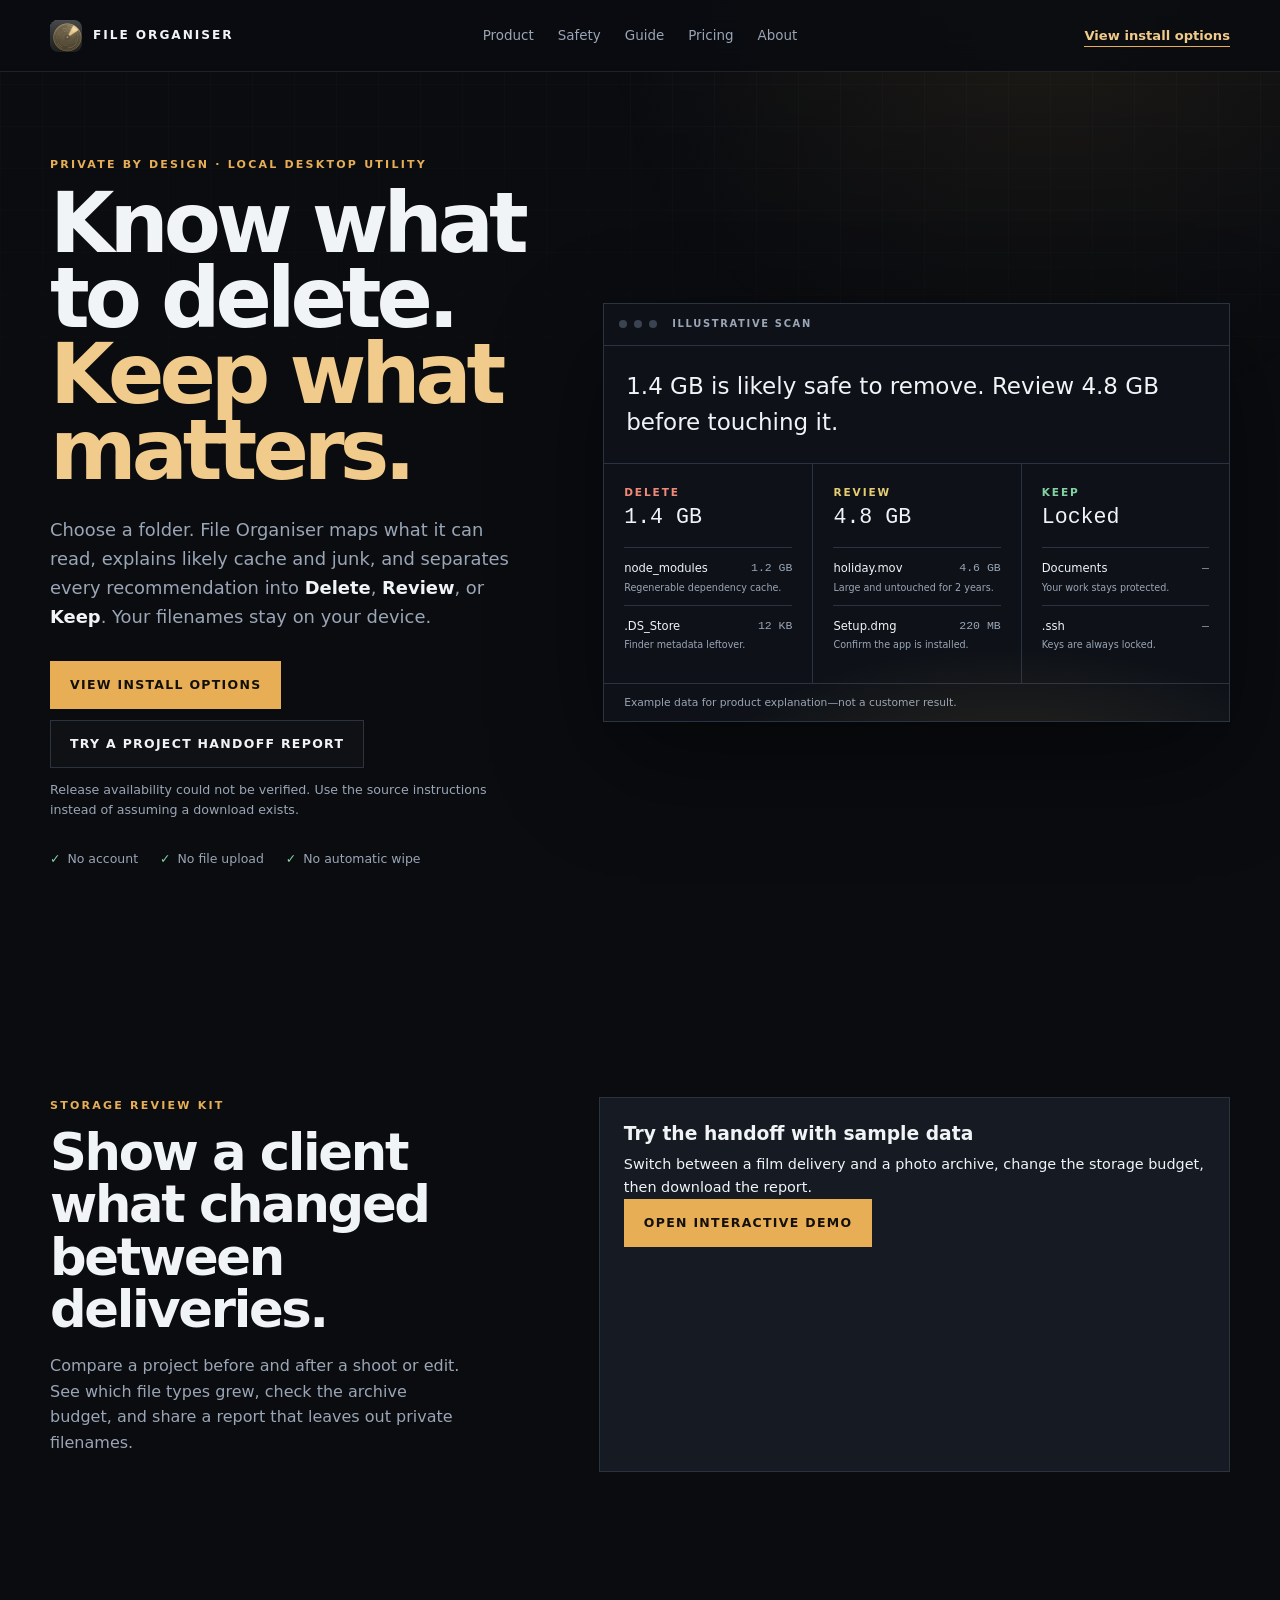
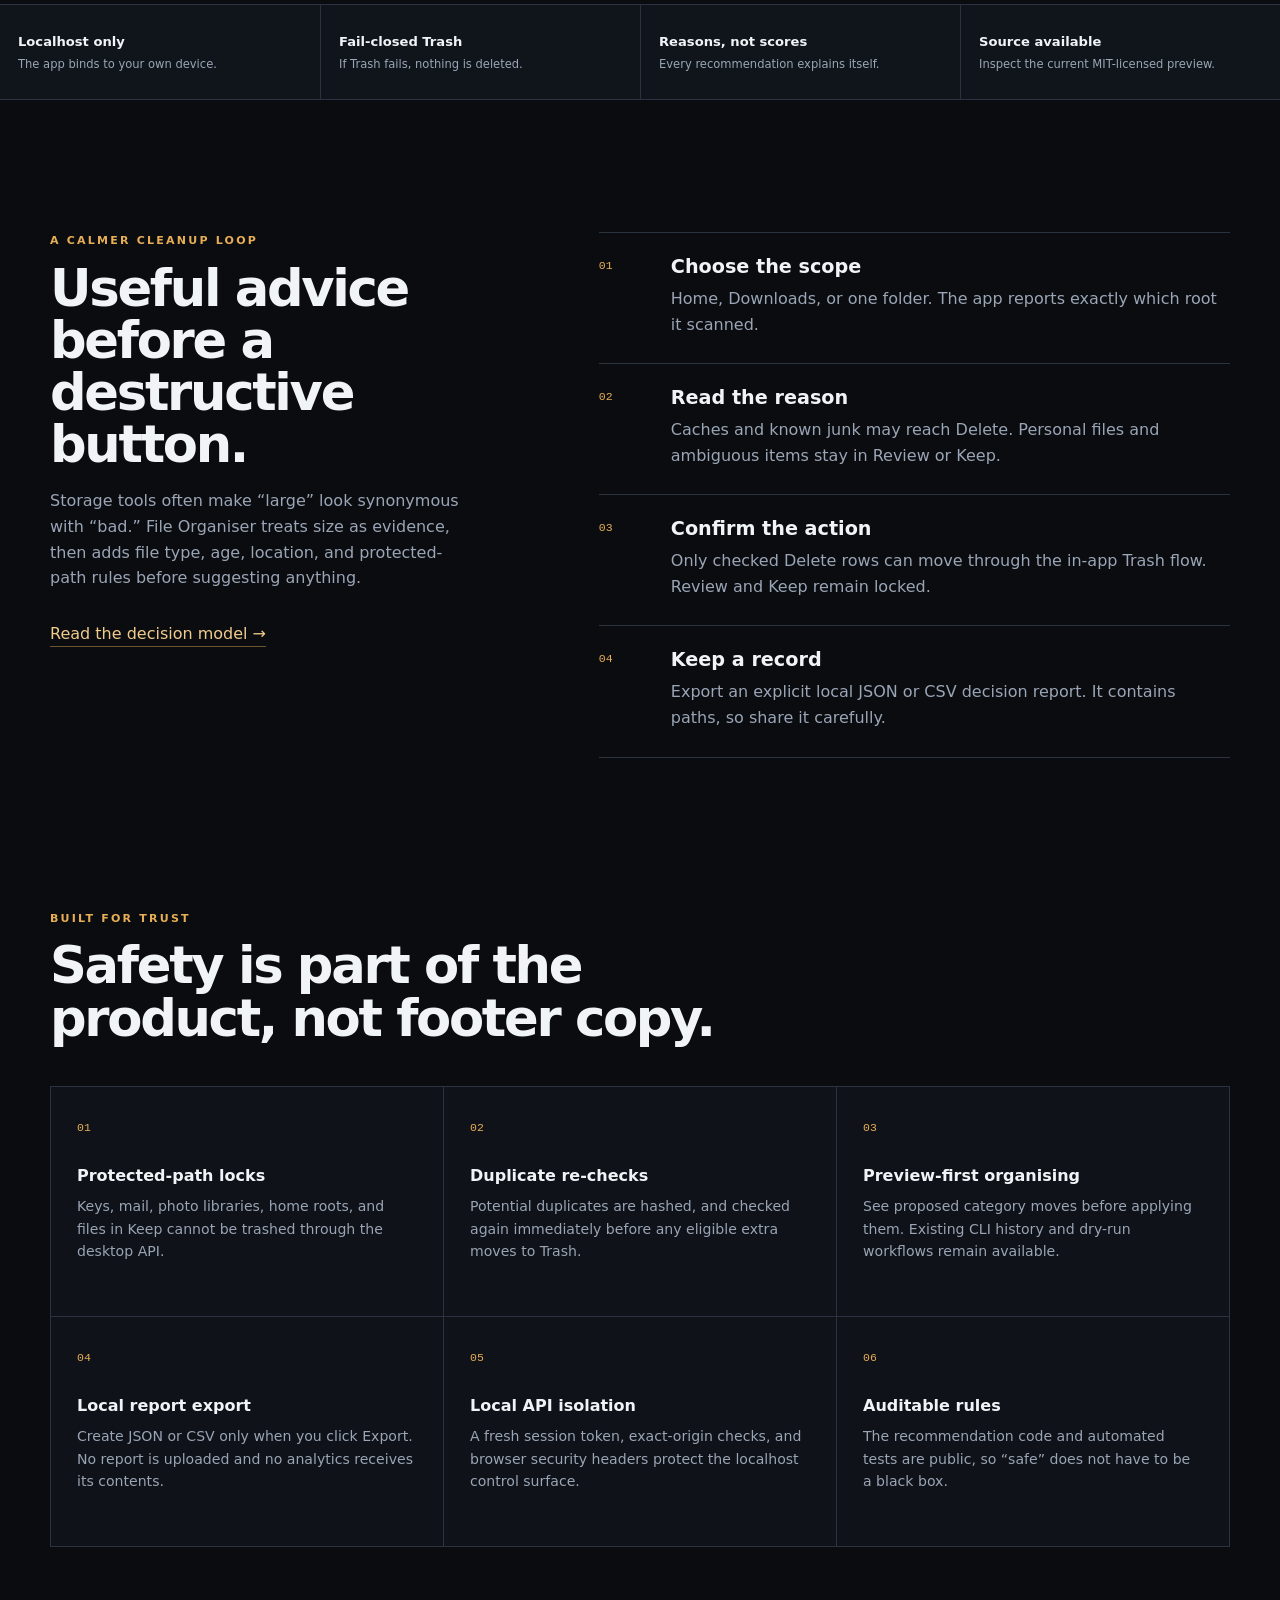
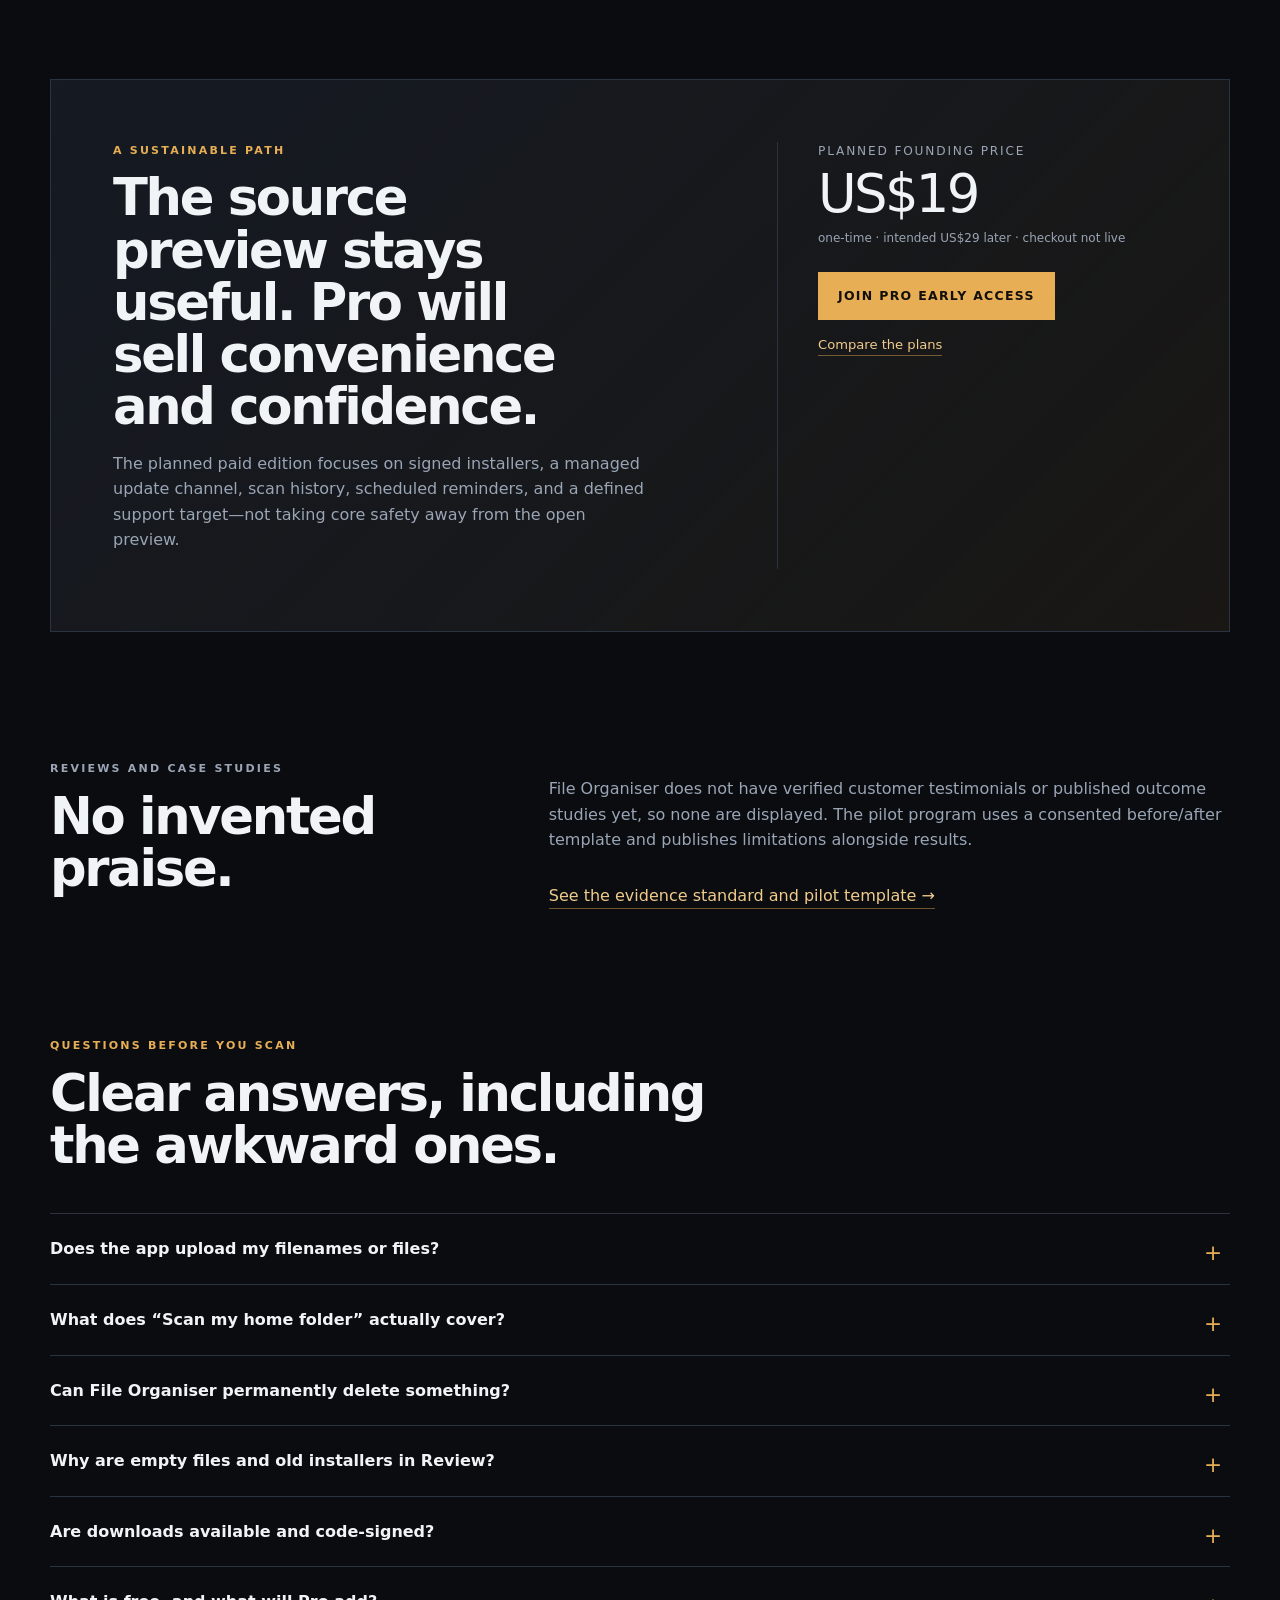
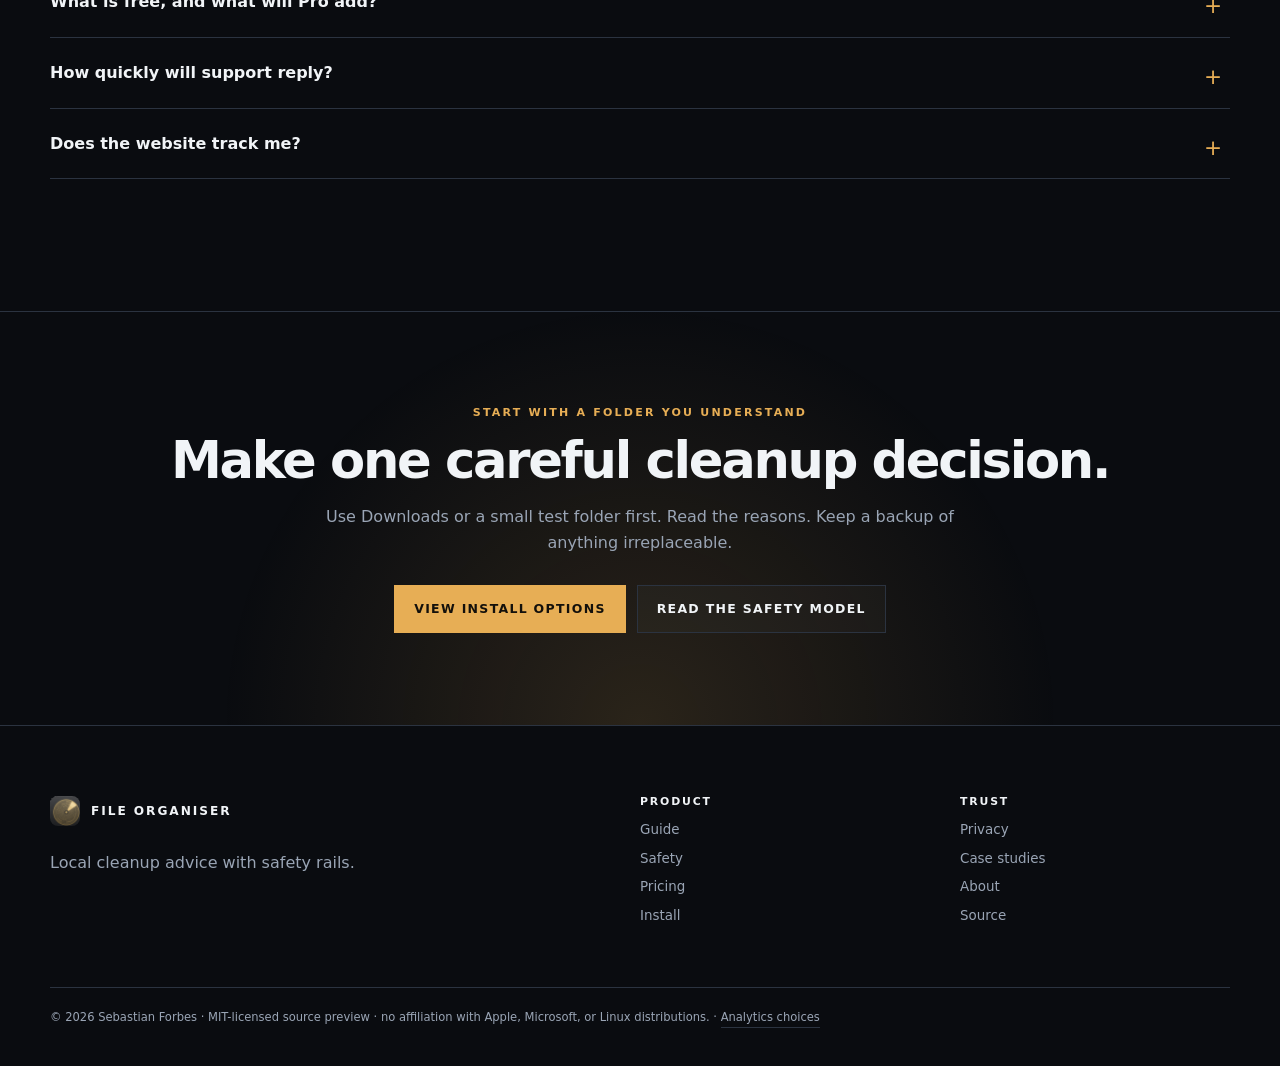
<file: docs/index.html>
<!doctype html>
<html lang="en">
  <head>
    <meta charset="utf-8" />
    <meta name="viewport" content="width=device-width, initial-scale=1" />
    <title>File Organiser — know what to delete, keep what matters</title>
    <meta name="description" content="Private desktop cleanup advice for a folder you choose. See safe-to-remove caches, files to review, and protected items—with no upload." />
    <link rel="canonical" href="https://sebby1770.github.io/file-organiser/" />
    <meta property="og:type" content="website" />
    <meta property="og:site_name" content="File Organiser" />
    <meta property="og:title" content="File Organiser — know what to delete" />
    <meta property="og:description" content="Local cleanup advice with a reason on every row. Keep and Review stay locked in the app." />
    <meta property="og:url" content="https://sebby1770.github.io/file-organiser/" />
    <meta property="og:image" content="https://sebby1770.github.io/file-organiser/og.png" />
    <meta property="og:image:width" content="1731" />
    <meta property="og:image:height" content="909" />
    <meta property="og:image:alt" content="File Organiser — Know what to delete. Keep what matters." />
    <meta name="twitter:card" content="summary_large_image" />
    <meta name="twitter:title" content="File Organiser — know what to delete" />
    <meta name="twitter:description" content="Private cleanup advice for a folder you choose. Nothing is uploaded." />
    <meta name="twitter:image" content="https://sebby1770.github.io/file-organiser/og.png" />
    <meta name="twitter:image:alt" content="File Organiser — Know what to delete. Keep what matters." />
    <meta name="theme-color" content="#0a0c10" />
    <link rel="icon" href="./icon.jpg" />
    <link rel="apple-touch-icon" href="./icon.jpg" />
    <link rel="manifest" href="./site.webmanifest" />
    <link rel="stylesheet" href="./site.css" />
    <script src="./analytics-config.js"></script>
    <script src="./site.js" defer></script>
    <script type="application/ld+json">
      {
        "@context": "https://schema.org",
        "@graph": [
          {
            "@type": "SoftwareApplication",
            "name": "File Organiser",
            "applicationCategory": "UtilitiesApplication",
            "operatingSystem": "macOS, Windows, Linux",
            "description": "A local desktop utility that scans a selected folder and groups cleanup advice into Delete, Review, and Keep.",
            "url": "https://sebby1770.github.io/file-organiser/",
            "codeRepository": "https://github.com/Sebby1770/file-organiser",
            "author": { "@type": "Person", "name": "Sebastian Forbes", "url": "https://github.com/Sebby1770" },
            "license": "https://opensource.org/license/mit"
          },
          {
            "@type": "FAQPage",
            "mainEntity": [
              { "@type": "Question", "name": "Does File Organiser upload my files?", "acceptedAnswer": { "@type": "Answer", "text": "No. The desktop app runs on localhost and scans the folder on your device. It does not include a file-upload service." } },
              { "@type": "Question", "name": "Can it permanently delete a file?", "acceptedAnswer": { "@type": "Answer", "text": "The desktop interface uses the operating system Trash and fails closed if Trash is unavailable. It never falls back to permanent deletion." } },
              { "@type": "Question", "name": "What does Scan my home folder include?", "acceptedAnswer": { "@type": "Answer", "text": "It scans the readable contents of your home folder, skips most hidden personal folders, and includes recognised cache folders. It is not a full raw-disk scan." } },
              { "@type": "Question", "name": "Is there a paid version?", "acceptedAnswer": { "@type": "Answer", "text": "A paid Pro edition is planned, but checkout is not live. The current source preview remains available under the MIT license." } },
              { "@type": "Question", "name": "Are packaged downloads signed?", "acceptedAnswer": { "@type": "Answer", "text": "Not yet. Until code-signing and notarisation are configured and a GitHub Release exists, use the source install and expect platform warnings from unsigned test builds." } }
            ]
          }
        ]
      }
    </script>
  </head>
  <body>
    <a class="skip-link" href="#main">Skip to content</a>
    <header class="site-header">
      <a class="brand" href="./" aria-label="File Organiser home"><img src="./icon.jpg" alt="" width="32" height="32" /><span>File Organiser</span></a>
      <nav aria-label="Primary navigation"><a href="#product">Product</a><a href="./safety.html">Safety</a><a href="./guide.html">Guide</a><a href="./pricing.html">Pricing</a><a href="./about.html">About</a></nav>
      <a class="nav-cta release-aware" href="./install.html">Get the preview</a>
    </header>

    <main id="main">
      <section class="hero section-shell">
        <div class="hero-copy">
          <p class="eyebrow">Private by design · local desktop utility</p>
          <h1>Know what to delete.<br /><span>Keep what matters.</span></h1>
          <p class="lede">Choose a folder. File Organiser maps what it can read, explains likely cache and junk, and separates every recommendation into <strong>Delete</strong>, <strong>Review</strong>, or <strong>Keep</strong>. Your filenames stay on your device.</p>
          <div class="actions"><a class="button primary release-aware" id="release-cta" href="./install.html">Get the current preview</a><a class="button secondary" href="./review-kit/">Try a project handoff report</a></div>
          <p class="release-note" data-release-status aria-live="polite">Checking whether a packaged release is available…</p>
          <ul class="trust-list" aria-label="Core assurances"><li>No account</li><li>No file upload</li><li>No automatic wipe</li></ul>
        </div>

        <div class="app-preview" aria-label="Illustrative File Organiser results interface">
          <div class="preview-bar"><span></span><span></span><span></span><b>Illustrative scan</b></div>
          <p class="preview-headline">1.4 GB is likely safe to remove. Review 4.8 GB before touching it.</p>
          <div class="preview-columns">
            <article class="preview-column delete"><p class="column-label">Delete</p><strong>1.4 GB</strong><div class="preview-row"><span>node_modules</span><b>1.2 GB</b><small>Regenerable dependency cache.</small></div><div class="preview-row"><span>.DS_Store</span><b>12 KB</b><small>Finder metadata leftover.</small></div></article>
            <article class="preview-column review"><p class="column-label">Review</p><strong>4.8 GB</strong><div class="preview-row"><span>holiday.mov</span><b>4.6 GB</b><small>Large and untouched for 2 years.</small></div><div class="preview-row"><span>Setup.dmg</span><b>220 MB</b><small>Confirm the app is installed.</small></div></article>
            <article class="preview-column keep"><p class="column-label">Keep</p><strong>Locked</strong><div class="preview-row"><span>Documents</span><b>—</b><small>Your work stays protected.</small></div><div class="preview-row"><span>.ssh</span><b>—</b><small>Keys are always locked.</small></div></article>
          </div>
          <p class="preview-disclaimer">Example data for product explanation—not a customer result.</p>
        </div>
      </section>

      <section class="section-shell split-section" aria-labelledby="kit-heading">
        <div class="section-intro"><p class="eyebrow">Storage Review Kit</p><h2 id="kit-heading">Show a client what changed between deliveries.</h2><p>Compare a project before and after a shoot or edit. See which file types grew, check the archive budget, and share a report that leaves out private filenames.</p></div>
        <div class="info-card"><h3>Try the handoff with sample data</h3><p>Switch between a film delivery and a photo archive, change the storage budget, then download the report.</p><a class="button primary" href="./review-kit/">Open interactive demo</a></div>
      </section>

      <section class="signal-bar" aria-label="Product principles">
        <div><strong>Localhost only</strong><span>The app binds to your own device.</span></div><div><strong>Fail-closed Trash</strong><span>If Trash fails, nothing is deleted.</span></div><div><strong>Reasons, not scores</strong><span>Every recommendation explains itself.</span></div><div><strong>Source available</strong><span>Inspect the current MIT-licensed preview.</span></div>
      </section>

      <section class="section-shell split-section" id="product">
        <div class="section-intro"><p class="eyebrow">A calmer cleanup loop</p><h2>Useful advice before a destructive button.</h2><p>Storage tools often make “large” look synonymous with “bad.” File Organiser treats size as evidence, then adds file type, age, location, and protected-path rules before suggesting anything.</p><a class="text-link" href="./guide.html">Read the decision model <span aria-hidden="true">→</span></a></div>
        <ol class="process-list">
          <li><span>01</span><div><h3>Choose the scope</h3><p>Home, Downloads, or one folder. The app reports exactly which root it scanned.</p></div></li>
          <li><span>02</span><div><h3>Read the reason</h3><p>Caches and known junk may reach Delete. Personal files and ambiguous items stay in Review or Keep.</p></div></li>
          <li><span>03</span><div><h3>Confirm the action</h3><p>Only checked Delete rows can move through the in-app Trash flow. Review and Keep remain locked.</p></div></li>
          <li><span>04</span><div><h3>Keep a record</h3><p>Export an explicit local JSON or CSV decision report. It contains paths, so share it carefully.</p></div></li>
        </ol>
      </section>

      <section class="section-shell feature-section">
        <div class="section-heading"><p class="eyebrow">Built for trust</p><h2>Safety is part of the product, not footer copy.</h2></div>
        <div class="feature-grid">
          <article><span class="feature-number">01</span><h3>Protected-path locks</h3><p>Keys, mail, photo libraries, home roots, and files in Keep cannot be trashed through the desktop API.</p></article>
          <article><span class="feature-number">02</span><h3>Duplicate re-checks</h3><p>Potential duplicates are hashed, and checked again immediately before any eligible extra moves to Trash.</p></article>
          <article><span class="feature-number">03</span><h3>Preview-first organising</h3><p>See proposed category moves before applying them. Existing CLI history and dry-run workflows remain available.</p></article>
          <article><span class="feature-number">04</span><h3>Local report export</h3><p>Create JSON or CSV only when you click Export. No report is uploaded and no analytics receives its contents.</p></article>
          <article><span class="feature-number">05</span><h3>Local API isolation</h3><p>A fresh session token, exact-origin checks, and browser security headers protect the localhost control surface.</p></article>
          <article><span class="feature-number">06</span><h3>Auditable rules</h3><p>The recommendation code and automated tests are public, so “safe” does not have to be a black box.</p></article>
        </div>
      </section>

      <section class="section-shell plan-teaser">
        <div><p class="eyebrow">A sustainable path</p><h2>The source preview stays useful. Pro will sell convenience and confidence.</h2><p>The planned paid edition focuses on signed installers, a managed update channel, scan history, scheduled reminders, and a defined support target—not taking core safety away from the open preview.</p></div>
        <div class="mini-pricing"><p>Planned founding price</p><strong>US$19</strong><span>one-time · intended US$29 later · checkout not live</span><a class="button primary pro-interest" href="https://github.com/Sebby1770/file-organiser/issues/new?template=pro-early-access.yml">Join Pro early access</a><a class="text-link" href="./pricing.html">Compare the plans</a></div>
      </section>

      <section class="section-shell evidence-section"><div><p class="eyebrow">Reviews and case studies</p><h2>No invented praise.</h2></div><div><p>File Organiser does not have verified customer testimonials or published outcome studies yet, so none are displayed. The pilot program uses a consented before/after template and publishes limitations alongside results.</p><a class="text-link" href="./case-studies.html">See the evidence standard and pilot template <span aria-hidden="true">→</span></a></div></section>

      <section class="section-shell faq-section" id="faq">
        <div class="section-heading"><p class="eyebrow">Questions before you scan</p><h2>Clear answers, including the awkward ones.</h2></div>
        <div class="faq-list">
          <details><summary>Does the app upload my filenames or files?</summary><p>No. The desktop app serves its interface on localhost and scans the selected folder locally. There is no account or upload endpoint. An exported report does contain local paths, but it is created only when you click Export.</p></details>
          <details><summary>What does “Scan my home folder” actually cover?</summary><p>Your readable home folder, not the entire physical disk. Most hidden personal folders are skipped; recognised cache folders and visible files are included. You can scan another folder or mounted volume explicitly.</p></details>
          <details><summary>Can File Organiser permanently delete something?</summary><p>The desktop interface only asks the operating system to move eligible items to Trash. If that fails, the action stops and reports that nothing was deleted. Separate power-user CLI commands can support explicit permanent actions, so read their flags carefully.</p></details>
          <details><summary>Why are empty files and old installers in Review?</summary><p>An empty file can be an intentional marker, and an old installer may still be needed. Age and size are clues, not proof. They stay in Review unless you decide in your file manager.</p></details>
          <details><summary>Are downloads available and code-signed?</summary><p>The page checks GitHub Releases live. If there is no compatible asset, it directs you to the source install. The release pipeline can publish unsigned test builds, but trusted signed and notarised distribution still requires signing credentials and release verification.</p></details>
          <details><summary>What is free, and what will Pro add?</summary><p>The MIT-licensed source preview includes local scans, advice, previews, duplicate verification, and report export. Pro is planned around signed delivery, updates, history, reminders, and support. Checkout is not live yet.</p></details>
          <details><summary>How quickly will support reply?</summary><p>There is no guaranteed response time during the public preview. At paid launch, the intended Pro target is a first response within two business days. That target is not a resolution or uptime SLA.</p></details>
          <details><summary>Does the website track me?</summary><p>Analytics is disabled unless the maintainer configures a provider and you opt in. The site works without consent. GitHub Pages may retain normal infrastructure logs under GitHub’s own policies.</p></details>
        </div>
      </section>

      <section class="final-cta"><div class="section-shell"><p class="eyebrow">Start with a folder you understand</p><h2>Make one careful cleanup decision.</h2><p>Use Downloads or a small test folder first. Read the reasons. Keep a backup of anything irreplaceable.</p><div class="actions"><a class="button primary release-aware" href="./install.html">Get the current preview</a><a class="button secondary" href="./safety.html">Read the safety model</a></div></div></section>
    </main>

    <aside class="mobile-cta" aria-label="Quick action"><span>Private cleanup advice</span><a class="button primary release-aware" href="./install.html">Get preview</a></aside>

    <footer class="site-footer">
      <div class="footer-grid"><div><a class="brand" href="./"><img src="./icon.jpg" alt="" width="30" height="30" /><span>File Organiser</span></a><p>Local cleanup advice with safety rails.</p></div><div><h2>Product</h2><a href="./guide.html">Guide</a><a href="./safety.html">Safety</a><a href="./pricing.html">Pricing</a><a href="./install.html">Install</a></div><div><h2>Trust</h2><a href="./privacy.html">Privacy</a><a href="./case-studies.html">Case studies</a><a href="./about.html">About</a><a href="https://github.com/Sebby1770/file-organiser">Source</a></div></div>
      <p class="footer-base">© <span data-year>2026</span> Sebastian Forbes · MIT-licensed source preview · no affiliation with Apple, Microsoft, or Linux distributions.</p>
    </footer>
  </body>
</html>
</file>
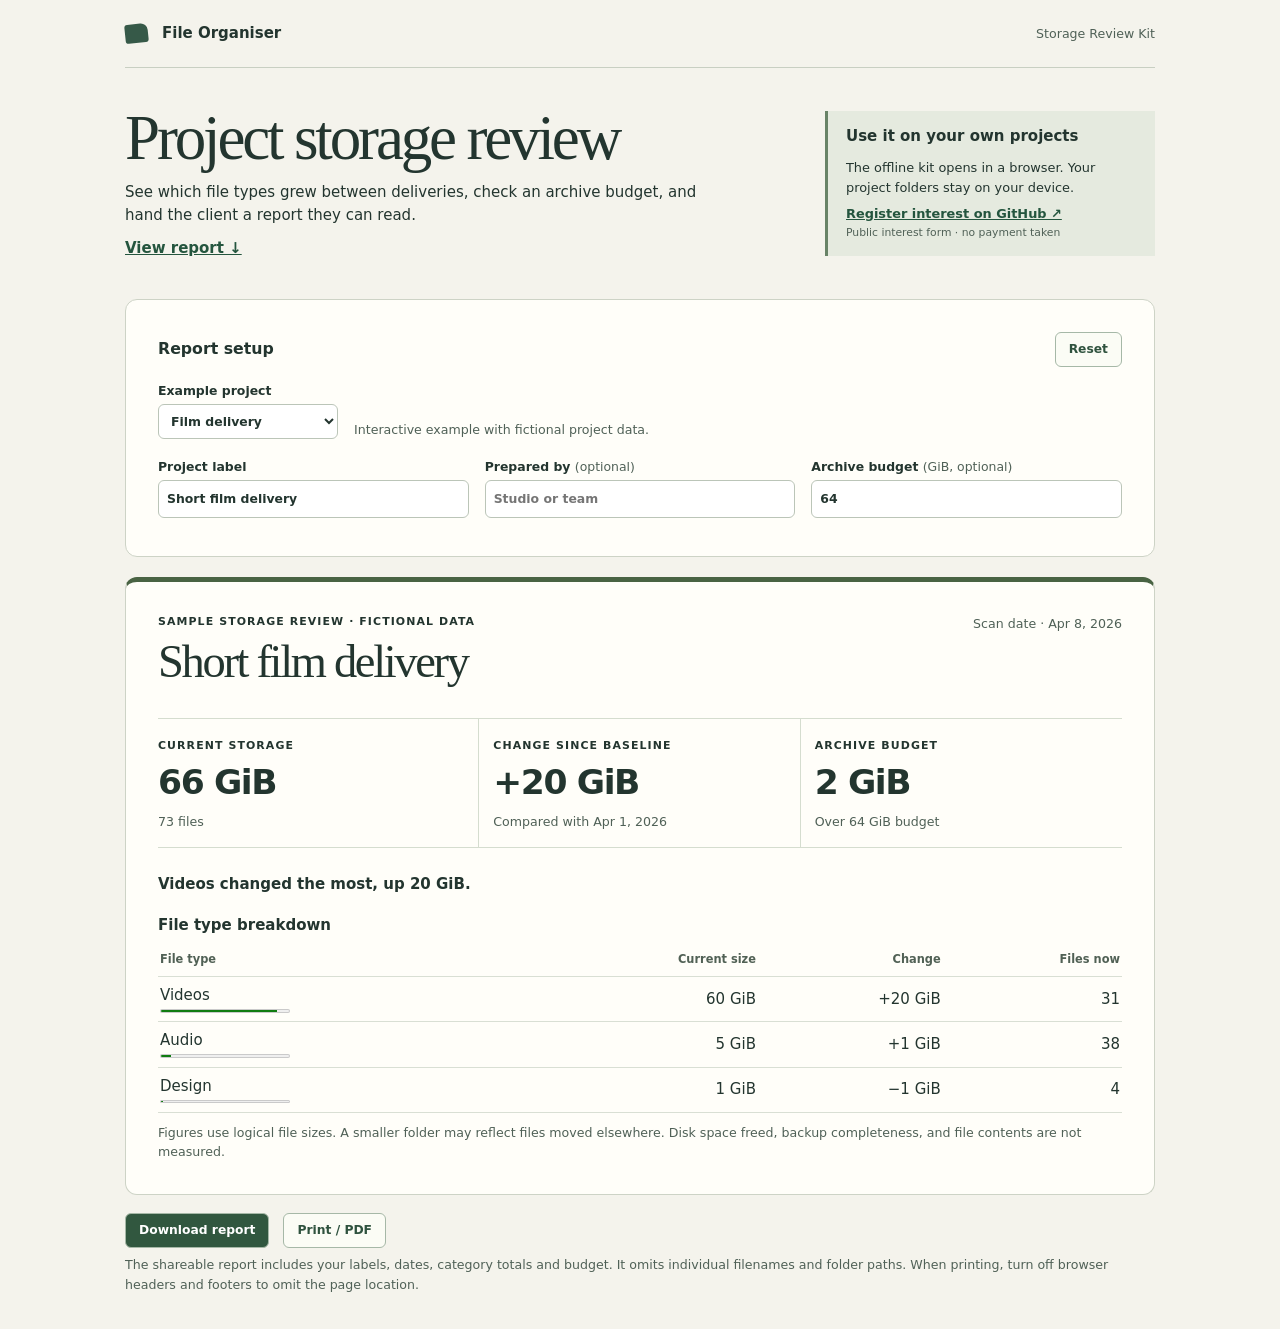
<file: docs/review-kit/index.html>
<!doctype html>
<html lang="en">
<head>
  <meta charset="utf-8">
  <meta name="viewport" content="width=device-width, initial-scale=1">
  <meta name="description" content="Compare project storage before and after delivery and prepare a client handoff report with File Organiser.">
  <meta name="referrer" content="no-referrer">
  <!-- demo-meta-start -->
  <link rel="canonical" href="https://sebby1770.github.io/file-organiser/review-kit/">
  <meta property="og:title" content="Storage Review Kit · File Organiser">
  <meta property="og:description" content="Compare project deliveries and send a client-ready storage report. Try the interactive studio handoff.">
  <meta property="og:image" content="https://sebby1770.github.io/file-organiser/og.png">
  <meta property="og:image:alt" content="File Organiser project preview">
  <meta property="og:url" content="https://sebby1770.github.io/file-organiser/review-kit/">
  <meta property="og:type" content="website">
  <meta name="twitter:title" content="Storage Review Kit · File Organiser">
  <meta name="twitter:description" content="Compare project deliveries and send a client-ready storage report. Try the interactive studio handoff.">
  <meta name="twitter:image" content="https://sebby1770.github.io/file-organiser/og.png">
  <meta name="twitter:image:alt" content="File Organiser project preview">
  <meta name="twitter:card" content="summary_large_image">
  <!-- demo-meta-end -->
  <title>Storage Review Kit · File Organiser</title>
  <link rel="icon" href="data:,">
  <link rel="stylesheet" href="review.css">
</head>
<body data-mode="demo">
  <header class="mast"><div><span class="mark" aria-hidden="true"></span><b>File Organiser</b></div><span>Storage Review Kit</span></header>
  <main>
    <section class="intro"><div><h1>Project storage review</h1><p>See which file types grew between deliveries, check an archive budget, and hand the client a report they can read.</p><a class="jump" href="#report">View report ↓</a></div>
      <!-- demo-offer-start -->
      <aside class="offer"><strong>Use it on your own projects</strong><p>The offline kit opens in a browser. Your project folders stay on your device.</p><a id="offer" href="https://github.com/Sebby1770/file-organiser/issues/new?template=pro-early-access.yml&amp;outcome=I%20am%20interested%20in%20the%20offline%20Storage%20Review%20Kit.">Register interest on GitHub ↗</a><small id="offer-note">Public interest form · no payment taken</small></aside>
      <!-- demo-offer-end -->
    </section>
    <section class="controls" aria-label="Prepare report">
      <div class="control-heading"><h2>Report setup</h2><button id="reset" type="button">Reset</button></div>
      <div id="samples"><label>Example project<select id="sample"><option value="film">Film delivery</option><option value="photo">Photo archive</option></select></label><p class="help">Interactive example with fictional project data.</p></div>
      <!-- offline-controls-start -->
      <div id="inputs" hidden>
        <div class="load-row"><b>Current snapshot</b><label class="file-control">Scan a folder<input type="file" id="folder" webkitdirectory multiple></label><label class="file-control">Open snapshot<input type="file" id="current-file" accept=".json,application/json"></label></div>
        <div class="load-row"><b>Earlier snapshot</b><label class="file-control">Compare with saved snapshot<input type="file" id="baseline-file" accept=".json,application/json"></label><button type="button" id="remove-baseline">Clear comparison</button></div>
        <p class="help">Choose snapshots from the same project. You can also export a storage snapshot from the desktop app. Folder scans use names and sizes supplied by your browser and skip hidden entries.</p>
      </div>
      <!-- offline-controls-end -->
      <div class="fields"><label>Project label<input id="project" maxlength="80" placeholder="e.g. Autumn campaign"></label>
        <label><span>Prepared by <small>(optional)</small></span><input id="studio" maxlength="80" placeholder="Studio or team"></label>
        <label><span>Archive budget <small>(GiB, optional)</small></span><input id="budget" type="number" min="0.01" max="1000000000" step="any" inputmode="decimal" placeholder="e.g. 120"></label></div>
      <p id="status" role="status"></p>
    </section>
    <article id="report" aria-label="Shareable storage report">
      <header class="report-head"><div><p class="kicker" id="report-kind">Storage review</p><h2 id="report-name">Project handoff</h2><p id="byline"></p></div><p id="date"></p></header>
      <p id="empty">Choose a folder or open a storage snapshot to start the report.</p>
      <div id="report-body" hidden>
        <div class="metrics"><div><span>Current storage</span><strong id="total"></strong><small id="count"></small></div><div><span>Change since baseline</span><strong id="delta"></strong><small id="baseline-date"></small></div><div><span>Archive budget</span><strong id="headroom"></strong><small id="budget-caption"></small></div></div>
        <p id="finding"></p><p id="coverage" hidden></p>
        <table><caption>File type breakdown</caption><thead><tr><th>File type</th><th>Current size</th><th>Change</th><th>Files now</th></tr></thead><tbody id="breakdown"></tbody></table>
        <p class="footnote" id="scope"></p>
      </div>
    </article>
    <div class="actions"><button id="download" class="primary" disabled>Download report</button><button id="print" disabled>Print / PDF</button><button id="snapshot" hidden disabled>Save current snapshot</button></div>
    <p class="help">The shareable report includes your labels, dates, category totals and budget. It omits individual filenames and folder paths. When printing, turn off browser headers and footers to omit the page location.</p>
  </main>
  <script src="offer.js"></script>
  <script src="review.js"></script>
</body>
</html>
</file>
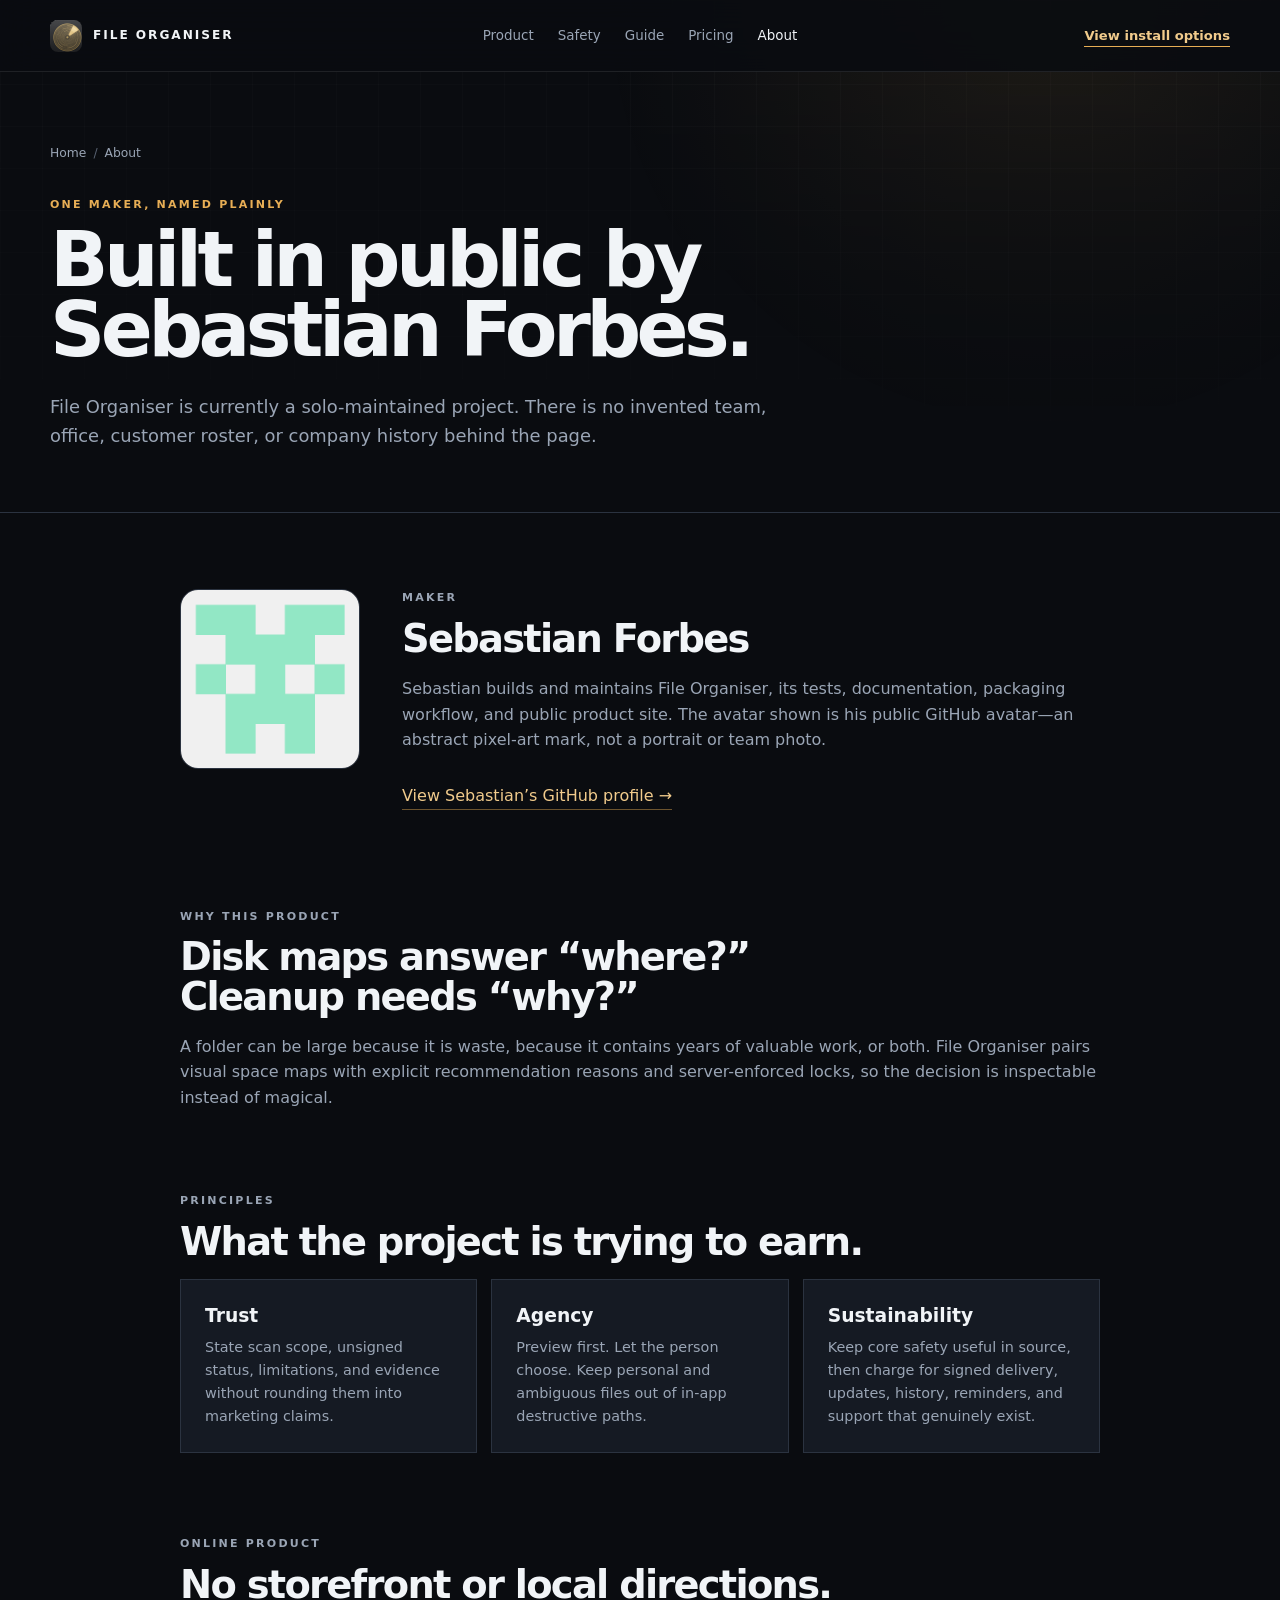
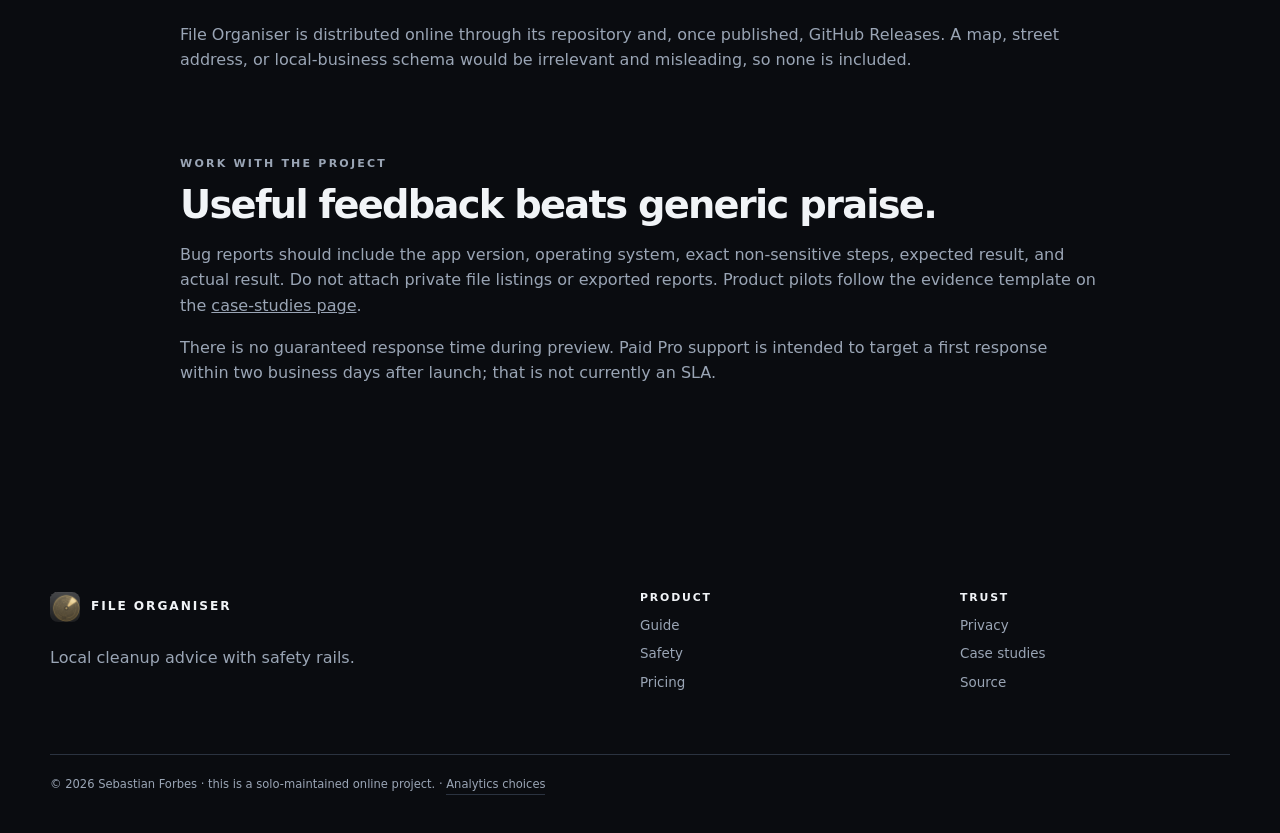
<file: docs/about.html>
<!doctype html>
<html lang="en">
  <head>
    <meta charset="utf-8" /><meta name="viewport" content="width=device-width, initial-scale=1" />
    <title>About File Organiser — built openly by Sebastian Forbes</title>
    <meta name="description" content="Meet File Organiser’s solo maker, Sebastian Forbes, and the product principles behind private, understandable, and reversible cleanup advice." />
    <link rel="canonical" href="https://sebby1770.github.io/file-organiser/about.html" />
    <meta property="og:type" content="profile" /><meta property="og:site_name" content="File Organiser" /><meta property="og:title" content="About File Organiser" /><meta property="og:description" content="A solo-maintained, source-available desktop utility built around understandable cleanup decisions." /><meta property="og:url" content="https://sebby1770.github.io/file-organiser/about.html" /><meta property="og:image" content="https://sebby1770.github.io/file-organiser/og.png" /><meta property="og:image:alt" content="File Organiser — Know what to delete. Keep what matters." />
    <meta name="twitter:card" content="summary_large_image" /><meta name="twitter:title" content="About File Organiser" /><meta name="twitter:description" content="Built openly by Sebastian Forbes." /><meta name="twitter:image" content="https://sebby1770.github.io/file-organiser/og.png" /><meta name="twitter:image:alt" content="File Organiser — Know what to delete. Keep what matters." />
    <link rel="icon" href="./icon.jpg" /><link rel="stylesheet" href="./site.css" /><script src="./analytics-config.js"></script><script src="./site.js" defer></script>
    <script type="application/ld+json">{"@context":"https://schema.org","@graph":[{"@type":"Person","name":"Sebastian Forbes","url":"https://github.com/Sebby1770","sameAs":["https://github.com/Sebby1770"]},{"@type":"BreadcrumbList","itemListElement":[{"@type":"ListItem","position":1,"name":"Home","item":"https://sebby1770.github.io/file-organiser/"},{"@type":"ListItem","position":2,"name":"About","item":"https://sebby1770.github.io/file-organiser/about.html"}]}]}</script>
  </head>
  <body>
    <a class="skip-link" href="#main">Skip to content</a><header class="site-header"><a class="brand" href="./"><img src="./icon.jpg" alt="" width="32" height="32" /><span>File Organiser</span></a><nav aria-label="Primary navigation"><a href="./">Product</a><a href="./safety.html">Safety</a><a href="./guide.html">Guide</a><a href="./pricing.html">Pricing</a><a href="./about.html" aria-current="page">About</a></nav><a class="nav-cta release-aware" href="./install.html">Get the preview</a></header>
    <main id="main">
      <header class="page-hero"><div class="section-shell"><nav class="breadcrumbs" aria-label="Breadcrumb"><a href="./">Home</a><span aria-current="page">About</span></nav><p class="eyebrow">One maker, named plainly</p><h1>Built in public by Sebastian Forbes.</h1><p class="lede">File Organiser is currently a solo-maintained project. There is no invented team, office, customer roster, or company history behind the page.</p></div></header>
      <article class="content-shell">
        <section class="maker"><img src="./maker-avatar.png" width="180" height="180" alt="Sebastian Forbes’s abstract mint pixel-art GitHub avatar" /><div><p class="eyebrow">Maker</p><h2>Sebastian Forbes</h2><p>Sebastian builds and maintains File Organiser, its tests, documentation, packaging workflow, and public product site. The avatar shown is his public GitHub avatar—an abstract pixel-art mark, not a portrait or team photo.</p><p><a class="text-link" href="https://github.com/Sebby1770">View Sebastian’s GitHub profile →</a></p></div></section>
        <section><p class="eyebrow">Why this product</p><h2>Disk maps answer “where?” Cleanup needs “why?”</h2><p>A folder can be large because it is waste, because it contains years of valuable work, or both. File Organiser pairs visual space maps with explicit recommendation reasons and server-enforced locks, so the decision is inspectable instead of magical.</p></section>
        <section><p class="eyebrow">Principles</p><h2>What the project is trying to earn.</h2><div class="card-grid"><article class="info-card"><h3>Trust</h3><p>State scan scope, unsigned status, limitations, and evidence without rounding them into marketing claims.</p></article><article class="info-card"><h3>Agency</h3><p>Preview first. Let the person choose. Keep personal and ambiguous files out of in-app destructive paths.</p></article><article class="info-card"><h3>Sustainability</h3><p>Keep core safety useful in source, then charge for signed delivery, updates, history, reminders, and support that genuinely exist.</p></article></div></section>
        <section><p class="eyebrow">Online product</p><h2>No storefront or local directions.</h2><p>File Organiser is distributed online through its repository and, once published, GitHub Releases. A map, street address, or local-business schema would be irrelevant and misleading, so none is included.</p></section>
        <section><p class="eyebrow">Work with the project</p><h2>Useful feedback beats generic praise.</h2><p>Bug reports should include the app version, operating system, exact non-sensitive steps, expected result, and actual result. Do not attach private file listings or exported reports. Product pilots follow the evidence template on the <a href="./case-studies.html">case-studies page</a>.</p><p>There is no guaranteed response time during preview. Paid Pro support is intended to target a first response within two business days after launch; that is not currently an SLA.</p></section>
      </article>
    </main>
    <footer class="site-footer"><div class="footer-grid"><div><a class="brand" href="./"><img src="./icon.jpg" alt="" width="30" height="30" /><span>File Organiser</span></a><p>Local cleanup advice with safety rails.</p></div><div><h2>Product</h2><a href="./guide.html">Guide</a><a href="./safety.html">Safety</a><a href="./pricing.html">Pricing</a></div><div><h2>Trust</h2><a href="./privacy.html">Privacy</a><a href="./case-studies.html">Case studies</a><a href="https://github.com/Sebby1770/file-organiser">Source</a></div></div><p class="footer-base">© <span data-year>2026</span> Sebastian Forbes · this is a solo-maintained online project.</p></footer>
  </body>
</html>
</file>
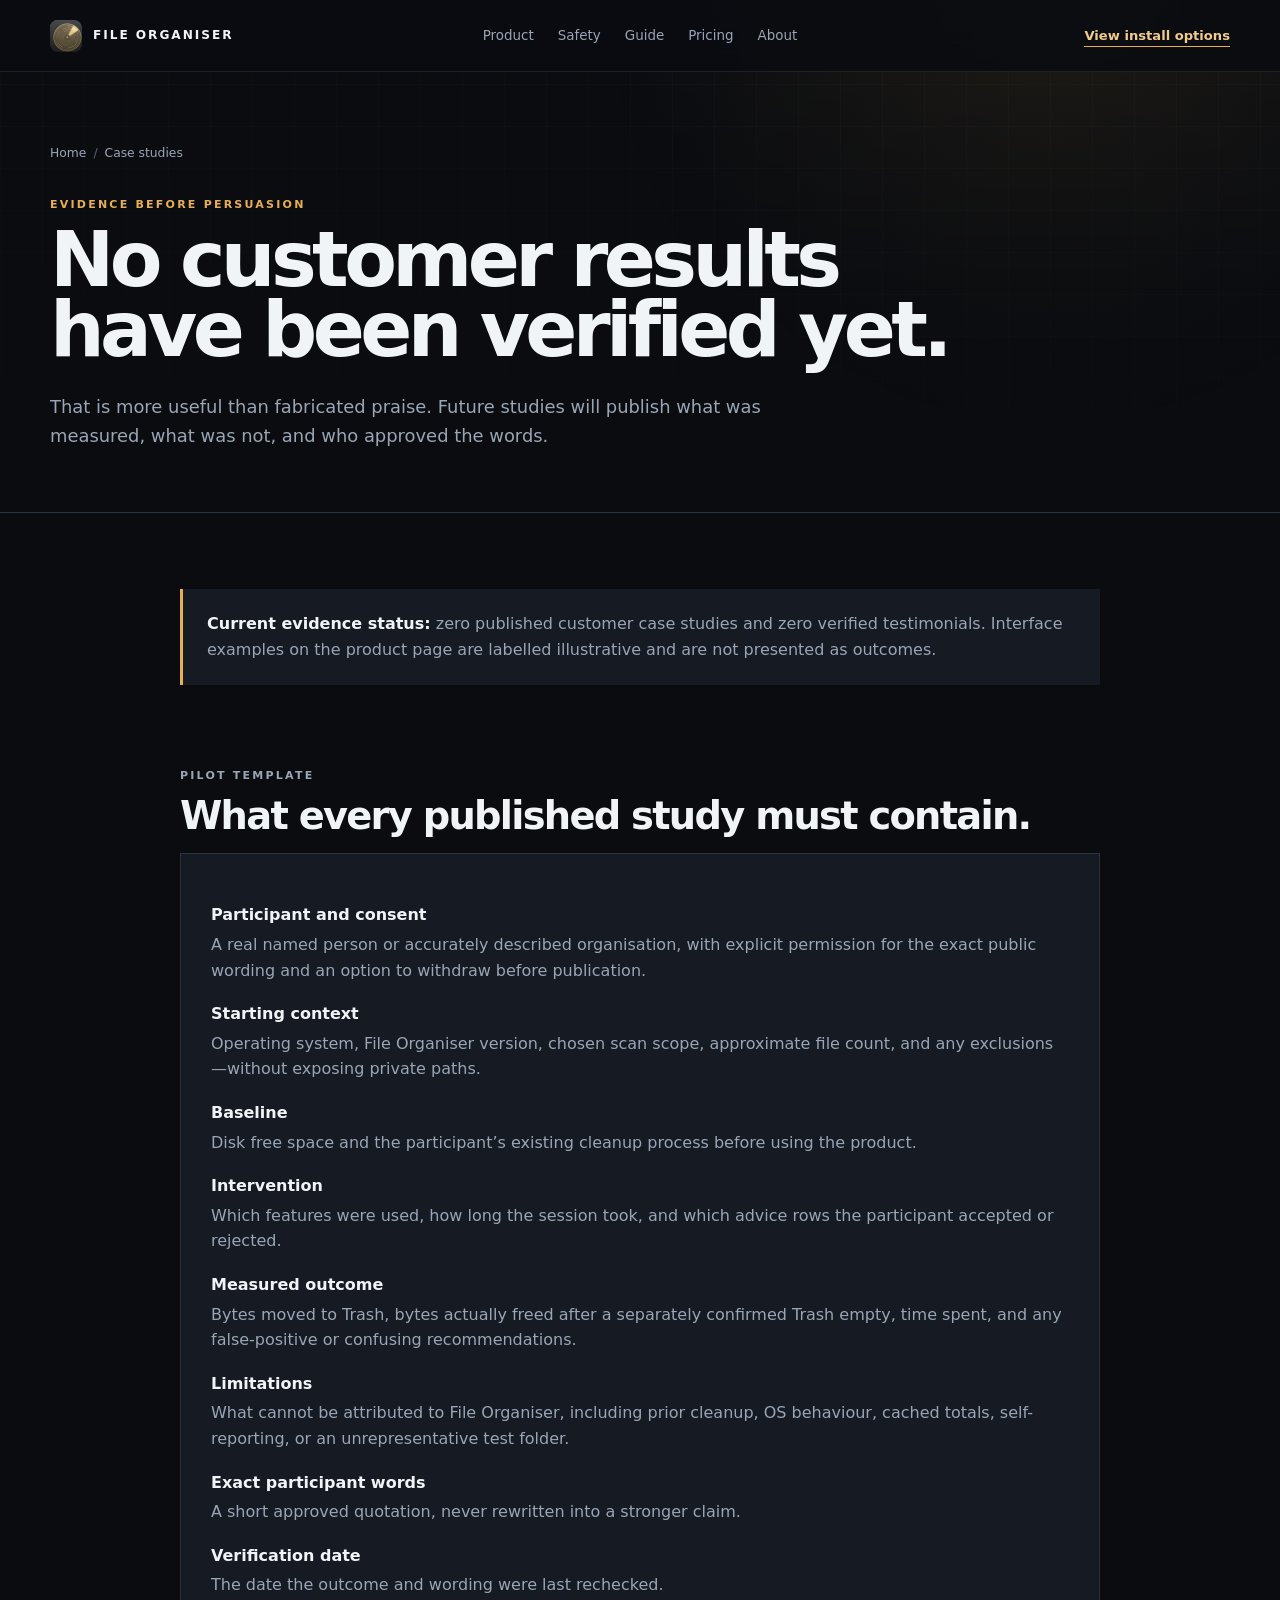
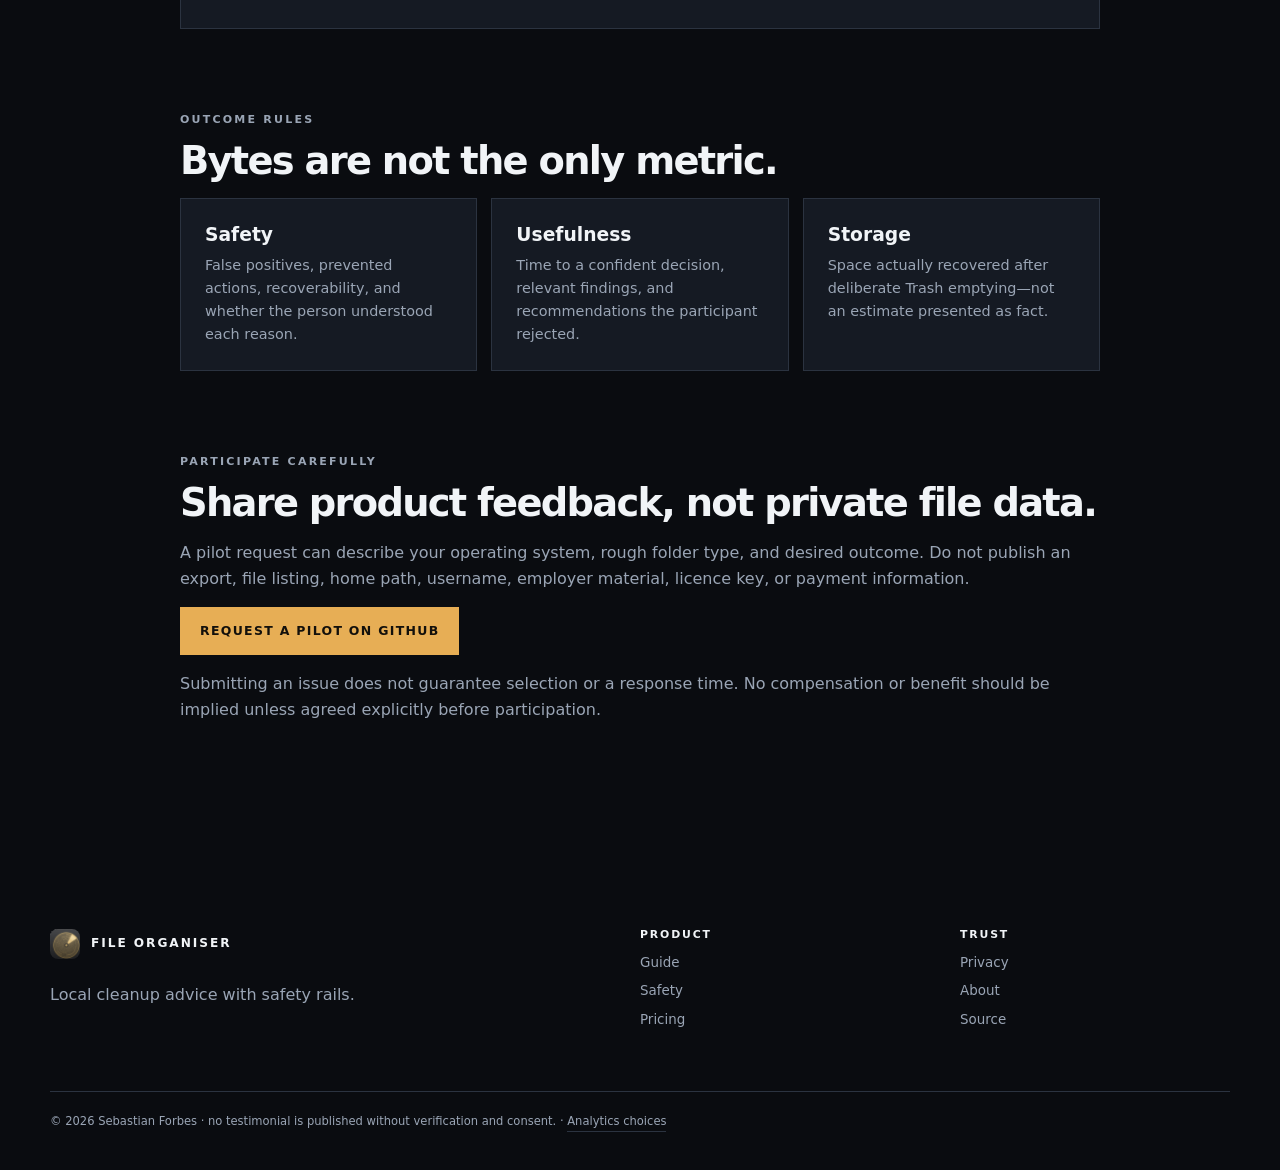
<file: docs/case-studies.html>
<!doctype html>
<html lang="en">
  <head>
    <meta charset="utf-8" /><meta name="viewport" content="width=device-width, initial-scale=1" />
    <title>File Organiser case studies — pilot evidence, not invented results</title>
    <meta name="description" content="File Organiser has no verified customer case studies yet. Review the consent, baseline, outcomes, and limitations template for future pilots." />
    <link rel="canonical" href="https://sebby1770.github.io/file-organiser/case-studies.html" />
    <meta property="og:type" content="article" /><meta property="og:site_name" content="File Organiser" /><meta property="og:title" content="File Organiser pilot evidence standard" /><meta property="og:description" content="No invented testimonials. A transparent template for future before-and-after studies." /><meta property="og:url" content="https://sebby1770.github.io/file-organiser/case-studies.html" /><meta property="og:image" content="https://sebby1770.github.io/file-organiser/og.png" /><meta property="og:image:alt" content="File Organiser — Know what to delete. Keep what matters." />
    <meta name="twitter:card" content="summary_large_image" /><meta name="twitter:title" content="File Organiser pilot evidence" /><meta name="twitter:description" content="No invented reviews; see the case-study standard." /><meta name="twitter:image" content="https://sebby1770.github.io/file-organiser/og.png" /><meta name="twitter:image:alt" content="File Organiser — Know what to delete. Keep what matters." />
    <link rel="icon" href="./icon.jpg" /><link rel="stylesheet" href="./site.css" /><script src="./analytics-config.js"></script><script src="./site.js" defer></script>
    <script type="application/ld+json">{"@context":"https://schema.org","@type":"BreadcrumbList","itemListElement":[{"@type":"ListItem","position":1,"name":"Home","item":"https://sebby1770.github.io/file-organiser/"},{"@type":"ListItem","position":2,"name":"Case studies","item":"https://sebby1770.github.io/file-organiser/case-studies.html"}]}</script>
  </head>
  <body>
    <a class="skip-link" href="#main">Skip to content</a><header class="site-header"><a class="brand" href="./"><img src="./icon.jpg" alt="" width="32" height="32" /><span>File Organiser</span></a><nav aria-label="Primary navigation"><a href="./">Product</a><a href="./safety.html">Safety</a><a href="./guide.html">Guide</a><a href="./pricing.html">Pricing</a><a href="./about.html">About</a></nav><a class="nav-cta release-aware" href="./install.html">Get the preview</a></header>
    <main id="main">
      <header class="page-hero"><div class="section-shell"><nav class="breadcrumbs" aria-label="Breadcrumb"><a href="./">Home</a><span aria-current="page">Case studies</span></nav><p class="eyebrow">Evidence before persuasion</p><h1>No customer results have been verified yet.</h1><p class="lede">That is more useful than fabricated praise. Future studies will publish what was measured, what was not, and who approved the words.</p></div></header>
      <article class="content-shell">
        <section><div class="callout"><p><strong>Current evidence status:</strong> zero published customer case studies and zero verified testimonials. Interface examples on the product page are labelled illustrative and are not presented as outcomes.</p></div></section>
        <section><p class="eyebrow">Pilot template</p><h2>What every published study must contain.</h2><dl class="pilot-template"><dt>Participant and consent</dt><dd>A real named person or accurately described organisation, with explicit permission for the exact public wording and an option to withdraw before publication.</dd><dt>Starting context</dt><dd>Operating system, File Organiser version, chosen scan scope, approximate file count, and any exclusions—without exposing private paths.</dd><dt>Baseline</dt><dd>Disk free space and the participant’s existing cleanup process before using the product.</dd><dt>Intervention</dt><dd>Which features were used, how long the session took, and which advice rows the participant accepted or rejected.</dd><dt>Measured outcome</dt><dd>Bytes moved to Trash, bytes actually freed after a separately confirmed Trash empty, time spent, and any false-positive or confusing recommendations.</dd><dt>Limitations</dt><dd>What cannot be attributed to File Organiser, including prior cleanup, OS behaviour, cached totals, self-reporting, or an unrepresentative test folder.</dd><dt>Exact participant words</dt><dd>A short approved quotation, never rewritten into a stronger claim.</dd><dt>Verification date</dt><dd>The date the outcome and wording were last rechecked.</dd></dl></section>
        <section><p class="eyebrow">Outcome rules</p><h2>Bytes are not the only metric.</h2><div class="card-grid"><article class="info-card"><h3>Safety</h3><p>False positives, prevented actions, recoverability, and whether the person understood each reason.</p></article><article class="info-card"><h3>Usefulness</h3><p>Time to a confident decision, relevant findings, and recommendations the participant rejected.</p></article><article class="info-card"><h3>Storage</h3><p>Space actually recovered after deliberate Trash emptying—not an estimate presented as fact.</p></article></div></section>
        <section><p class="eyebrow">Participate carefully</p><h2>Share product feedback, not private file data.</h2><p>A pilot request can describe your operating system, rough folder type, and desired outcome. Do not publish an export, file listing, home path, username, employer material, licence key, or payment information.</p><p><a class="button primary" href="https://github.com/Sebby1770/file-organiser/issues/new?template=pilot-study.yml">Request a pilot on GitHub</a></p><p>Submitting an issue does not guarantee selection or a response time. No compensation or benefit should be implied unless agreed explicitly before participation.</p></section>
      </article>
    </main>
    <footer class="site-footer"><div class="footer-grid"><div><a class="brand" href="./"><img src="./icon.jpg" alt="" width="30" height="30" /><span>File Organiser</span></a><p>Local cleanup advice with safety rails.</p></div><div><h2>Product</h2><a href="./guide.html">Guide</a><a href="./safety.html">Safety</a><a href="./pricing.html">Pricing</a></div><div><h2>Trust</h2><a href="./privacy.html">Privacy</a><a href="./about.html">About</a><a href="https://github.com/Sebby1770/file-organiser">Source</a></div></div><p class="footer-base">© <span data-year>2026</span> Sebastian Forbes · no testimonial is published without verification and consent.</p></footer>
  </body>
</html>
</file>
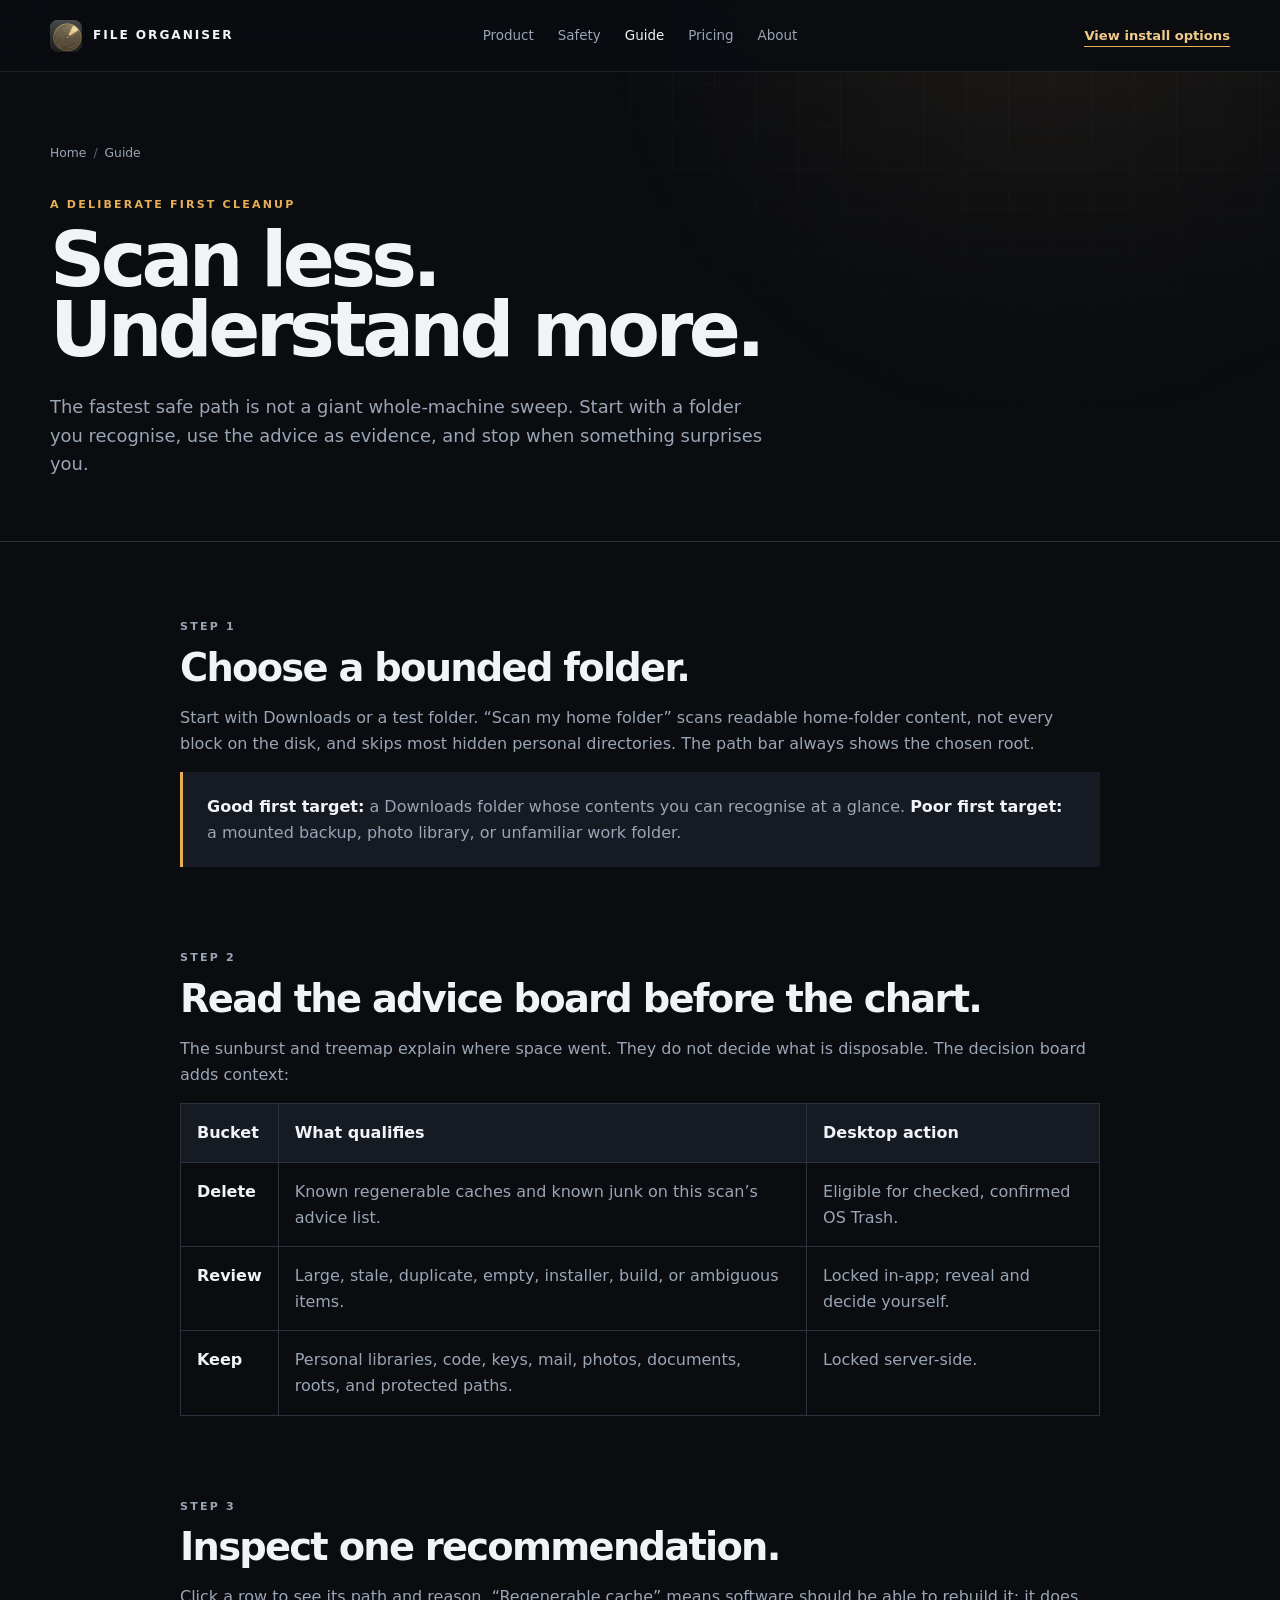
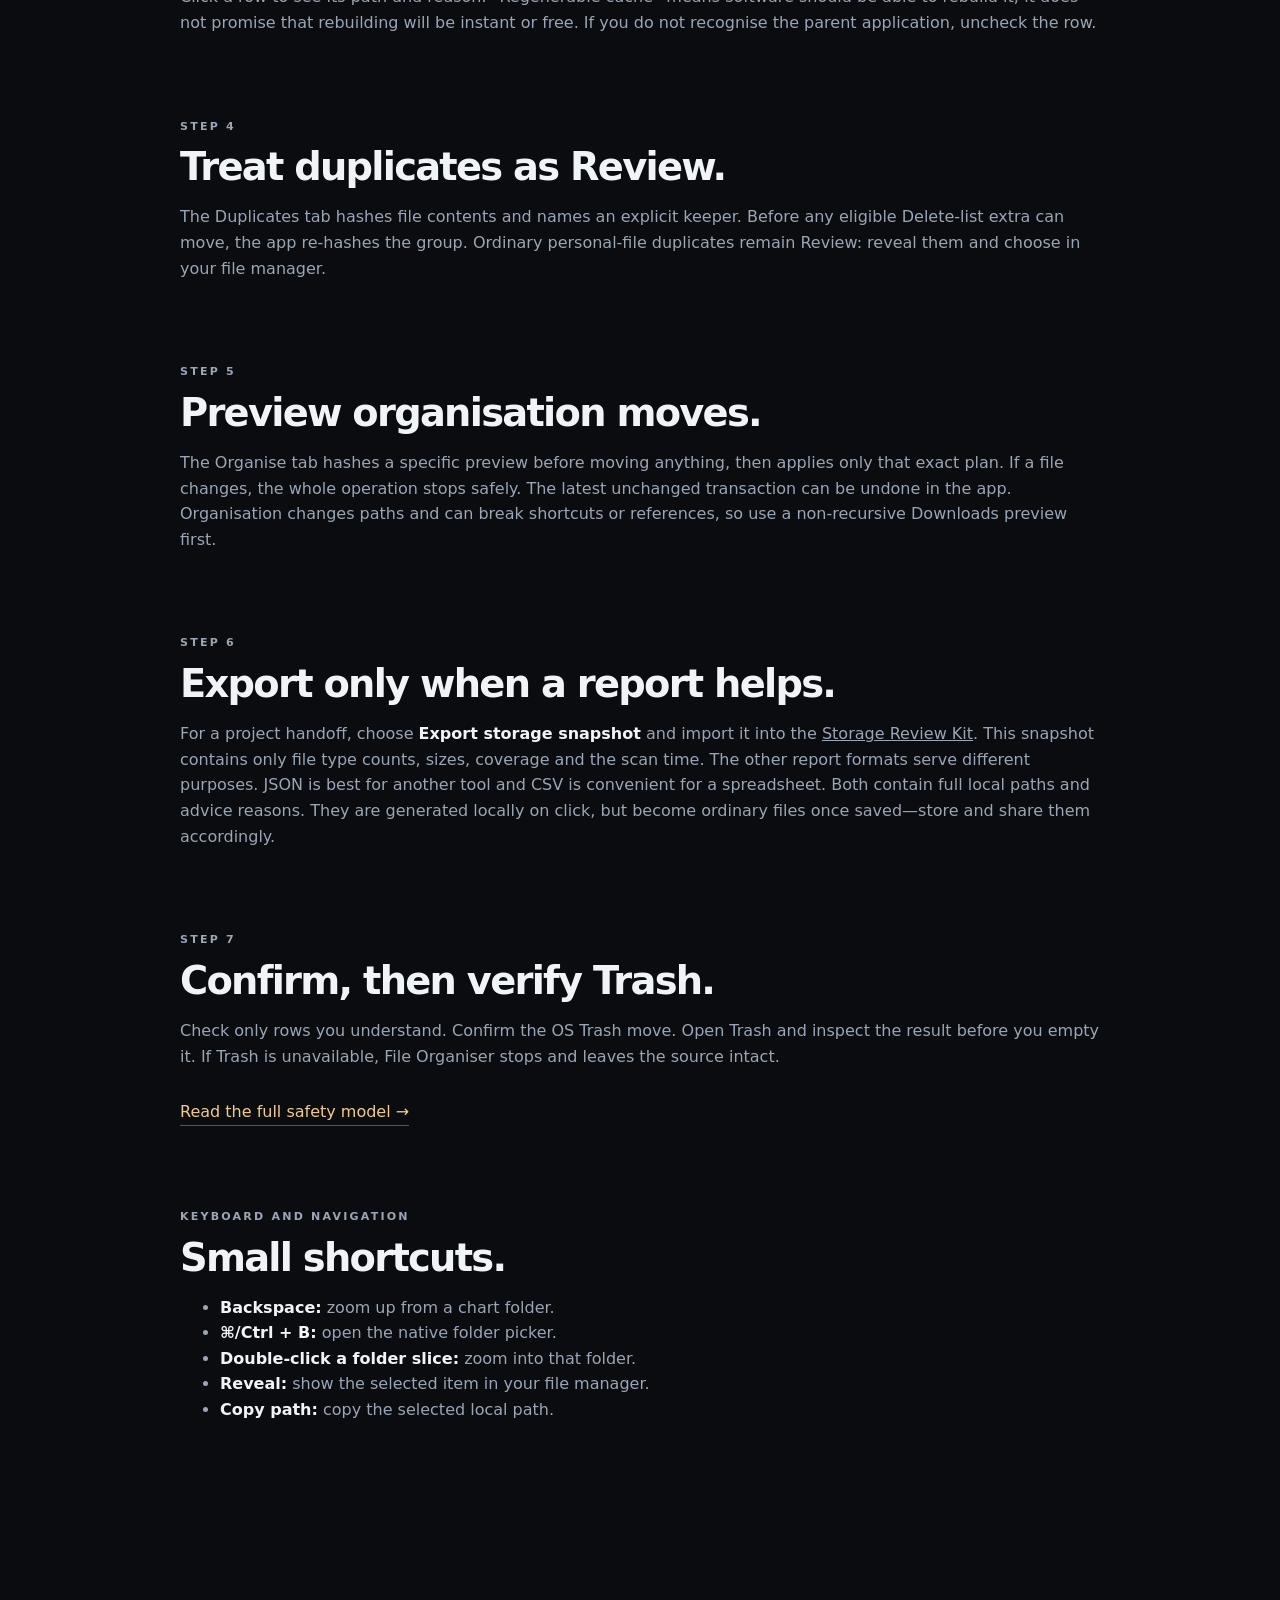
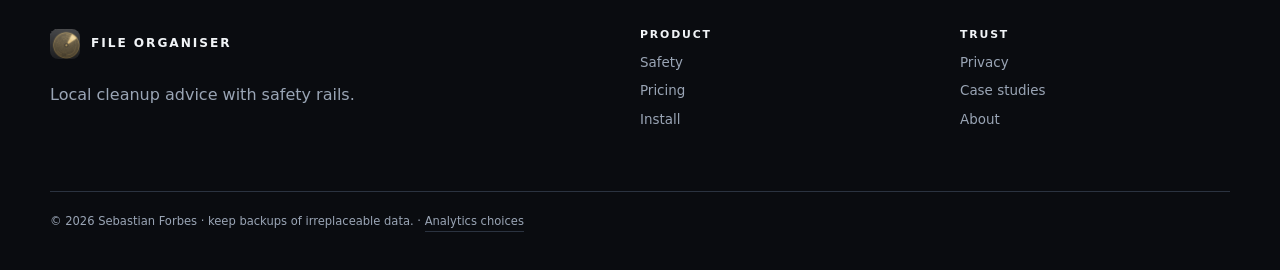
<file: docs/guide.html>
<!doctype html>
<html lang="en">
  <head>
    <meta charset="utf-8" /><meta name="viewport" content="width=device-width, initial-scale=1" />
    <title>File Organiser guide — scan, understand, and clean safely</title>
    <meta name="description" content="A practical guide to choosing scan scope, reading Delete/Review/Keep advice, checking duplicates, exporting reports, and using File Organiser safely." />
    <link rel="canonical" href="https://sebby1770.github.io/file-organiser/guide.html" />
    <meta property="og:type" content="article" /><meta property="og:site_name" content="File Organiser" /><meta property="og:title" content="How to use File Organiser safely" /><meta property="og:description" content="Start small, understand the three advice buckets, and verify before emptying Trash." /><meta property="og:url" content="https://sebby1770.github.io/file-organiser/guide.html" /><meta property="og:image" content="https://sebby1770.github.io/file-organiser/og.png" /><meta property="og:image:alt" content="File Organiser — Know what to delete. Keep what matters." />
    <meta name="twitter:card" content="summary_large_image" /><meta name="twitter:title" content="How to use File Organiser safely" /><meta name="twitter:description" content="A practical scan-to-cleanup walkthrough." /><meta name="twitter:image" content="https://sebby1770.github.io/file-organiser/og.png" /><meta name="twitter:image:alt" content="File Organiser — Know what to delete. Keep what matters." />
    <link rel="icon" href="./icon.jpg" /><link rel="stylesheet" href="./site.css" /><script src="./analytics-config.js"></script><script src="./site.js" defer></script>
    <script type="application/ld+json">{"@context":"https://schema.org","@type":"BreadcrumbList","itemListElement":[{"@type":"ListItem","position":1,"name":"Home","item":"https://sebby1770.github.io/file-organiser/"},{"@type":"ListItem","position":2,"name":"Guide","item":"https://sebby1770.github.io/file-organiser/guide.html"}]}</script>
  </head>
  <body>
    <a class="skip-link" href="#main">Skip to content</a><header class="site-header"><a class="brand" href="./"><img src="./icon.jpg" alt="" width="32" height="32" /><span>File Organiser</span></a><nav aria-label="Primary navigation"><a href="./">Product</a><a href="./safety.html">Safety</a><a href="./guide.html" aria-current="page">Guide</a><a href="./pricing.html">Pricing</a><a href="./about.html">About</a></nav><a class="nav-cta release-aware" href="./install.html">Get the preview</a></header>
    <main id="main">
      <header class="page-hero"><div class="section-shell"><nav class="breadcrumbs" aria-label="Breadcrumb"><a href="./">Home</a><span aria-current="page">Guide</span></nav><p class="eyebrow">A deliberate first cleanup</p><h1>Scan less. Understand more.</h1><p class="lede">The fastest safe path is not a giant whole-machine sweep. Start with a folder you recognise, use the advice as evidence, and stop when something surprises you.</p></div></header>
      <article class="content-shell">
        <section><p class="eyebrow">Step 1</p><h2>Choose a bounded folder.</h2><p>Start with Downloads or a test folder. “Scan my home folder” scans readable home-folder content, not every block on the disk, and skips most hidden personal directories. The path bar always shows the chosen root.</p><div class="callout"><p><strong>Good first target:</strong> a Downloads folder whose contents you can recognise at a glance. <strong>Poor first target:</strong> a mounted backup, photo library, or unfamiliar work folder.</p></div></section>
        <section><p class="eyebrow">Step 2</p><h2>Read the advice board before the chart.</h2><p>The sunburst and treemap explain where space went. They do not decide what is disposable. The decision board adds context:</p><table class="comparison"><thead><tr><th>Bucket</th><th>What qualifies</th><th>Desktop action</th></tr></thead><tbody><tr><td><strong>Delete</strong></td><td>Known regenerable caches and known junk on this scan’s advice list.</td><td>Eligible for checked, confirmed OS Trash.</td></tr><tr><td><strong>Review</strong></td><td>Large, stale, duplicate, empty, installer, build, or ambiguous items.</td><td>Locked in-app; reveal and decide yourself.</td></tr><tr><td><strong>Keep</strong></td><td>Personal libraries, code, keys, mail, photos, documents, roots, and protected paths.</td><td>Locked server-side.</td></tr></tbody></table></section>
        <section><p class="eyebrow">Step 3</p><h2>Inspect one recommendation.</h2><p>Click a row to see its path and reason. “Regenerable cache” means software should be able to rebuild it; it does not promise that rebuilding will be instant or free. If you do not recognise the parent application, uncheck the row.</p></section>
        <section><p class="eyebrow">Step 4</p><h2>Treat duplicates as Review.</h2><p>The Duplicates tab hashes file contents and names an explicit keeper. Before any eligible Delete-list extra can move, the app re-hashes the group. Ordinary personal-file duplicates remain Review: reveal them and choose in your file manager.</p></section>
        <section><p class="eyebrow">Step 5</p><h2>Preview organisation moves.</h2><p>The Organise tab hashes a specific preview before moving anything, then applies only that exact plan. If a file changes, the whole operation stops safely. The latest unchanged transaction can be undone in the app. Organisation changes paths and can break shortcuts or references, so use a non-recursive Downloads preview first.</p></section>
        <section><p class="eyebrow">Step 6</p><h2>Export only when a report helps.</h2><p>For a project handoff, choose <strong>Export storage snapshot</strong> and import it into the <a href="./review-kit/">Storage Review Kit</a>. This snapshot contains only file type counts, sizes, coverage and the scan time. The other report formats serve different purposes. JSON is best for another tool and CSV is convenient for a spreadsheet. Both contain full local paths and advice reasons. They are generated locally on click, but become ordinary files once saved—store and share them accordingly.</p></section>
        <section><p class="eyebrow">Step 7</p><h2>Confirm, then verify Trash.</h2><p>Check only rows you understand. Confirm the OS Trash move. Open Trash and inspect the result before you empty it. If Trash is unavailable, File Organiser stops and leaves the source intact.</p><p><a class="text-link" href="./safety.html">Read the full safety model →</a></p></section>
        <section><p class="eyebrow">Keyboard and navigation</p><h2>Small shortcuts.</h2><ul><li><strong>Backspace:</strong> zoom up from a chart folder.</li><li><strong>⌘/Ctrl + B:</strong> open the native folder picker.</li><li><strong>Double-click a folder slice:</strong> zoom into that folder.</li><li><strong>Reveal:</strong> show the selected item in your file manager.</li><li><strong>Copy path:</strong> copy the selected local path.</li></ul></section>
      </article>
    </main>
    <aside class="mobile-cta"><span>Ready to test a folder?</span><a class="button primary release-aware" href="./install.html">Get preview</a></aside>
    <footer class="site-footer"><div class="footer-grid"><div><a class="brand" href="./"><img src="./icon.jpg" alt="" width="30" height="30" /><span>File Organiser</span></a><p>Local cleanup advice with safety rails.</p></div><div><h2>Product</h2><a href="./safety.html">Safety</a><a href="./pricing.html">Pricing</a><a href="./install.html">Install</a></div><div><h2>Trust</h2><a href="./privacy.html">Privacy</a><a href="./case-studies.html">Case studies</a><a href="./about.html">About</a></div></div><p class="footer-base">© <span data-year>2026</span> Sebastian Forbes · keep backups of irreplaceable data.</p></footer>
  </body>
</html>
</file>
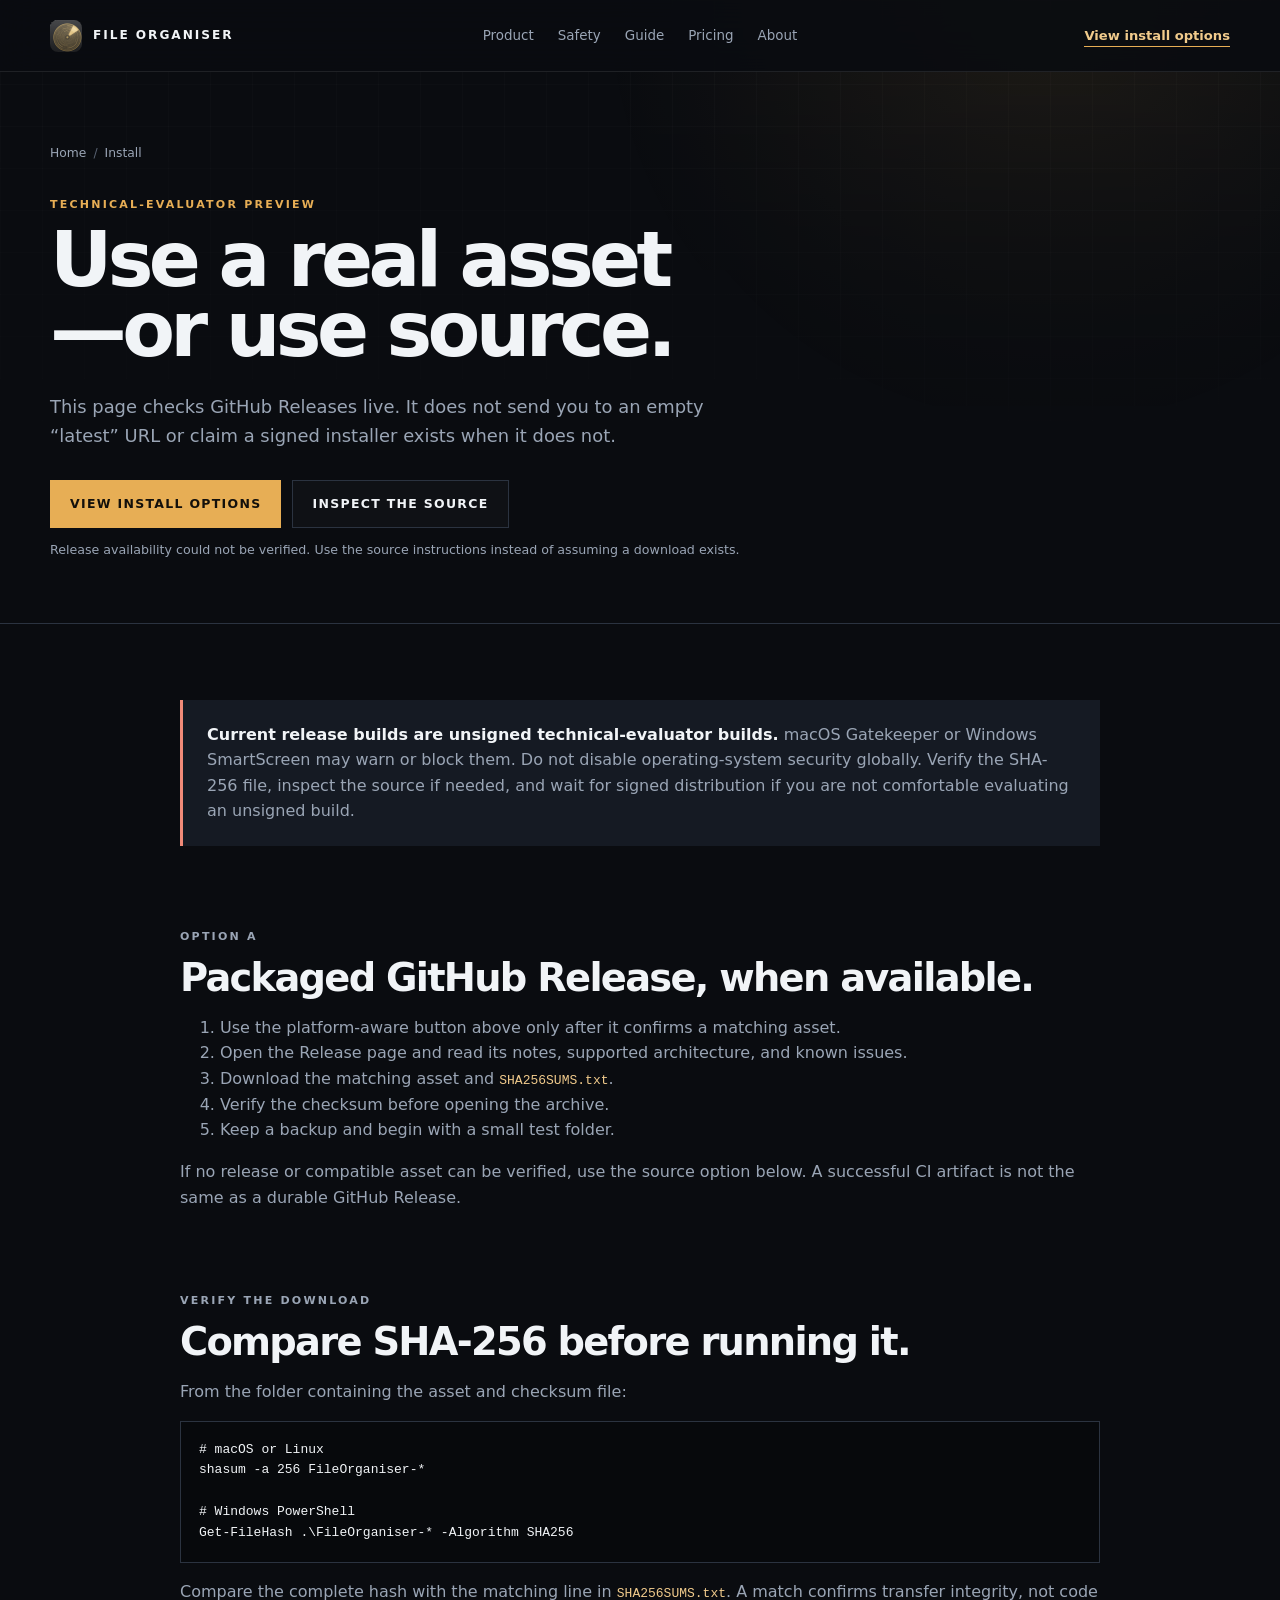
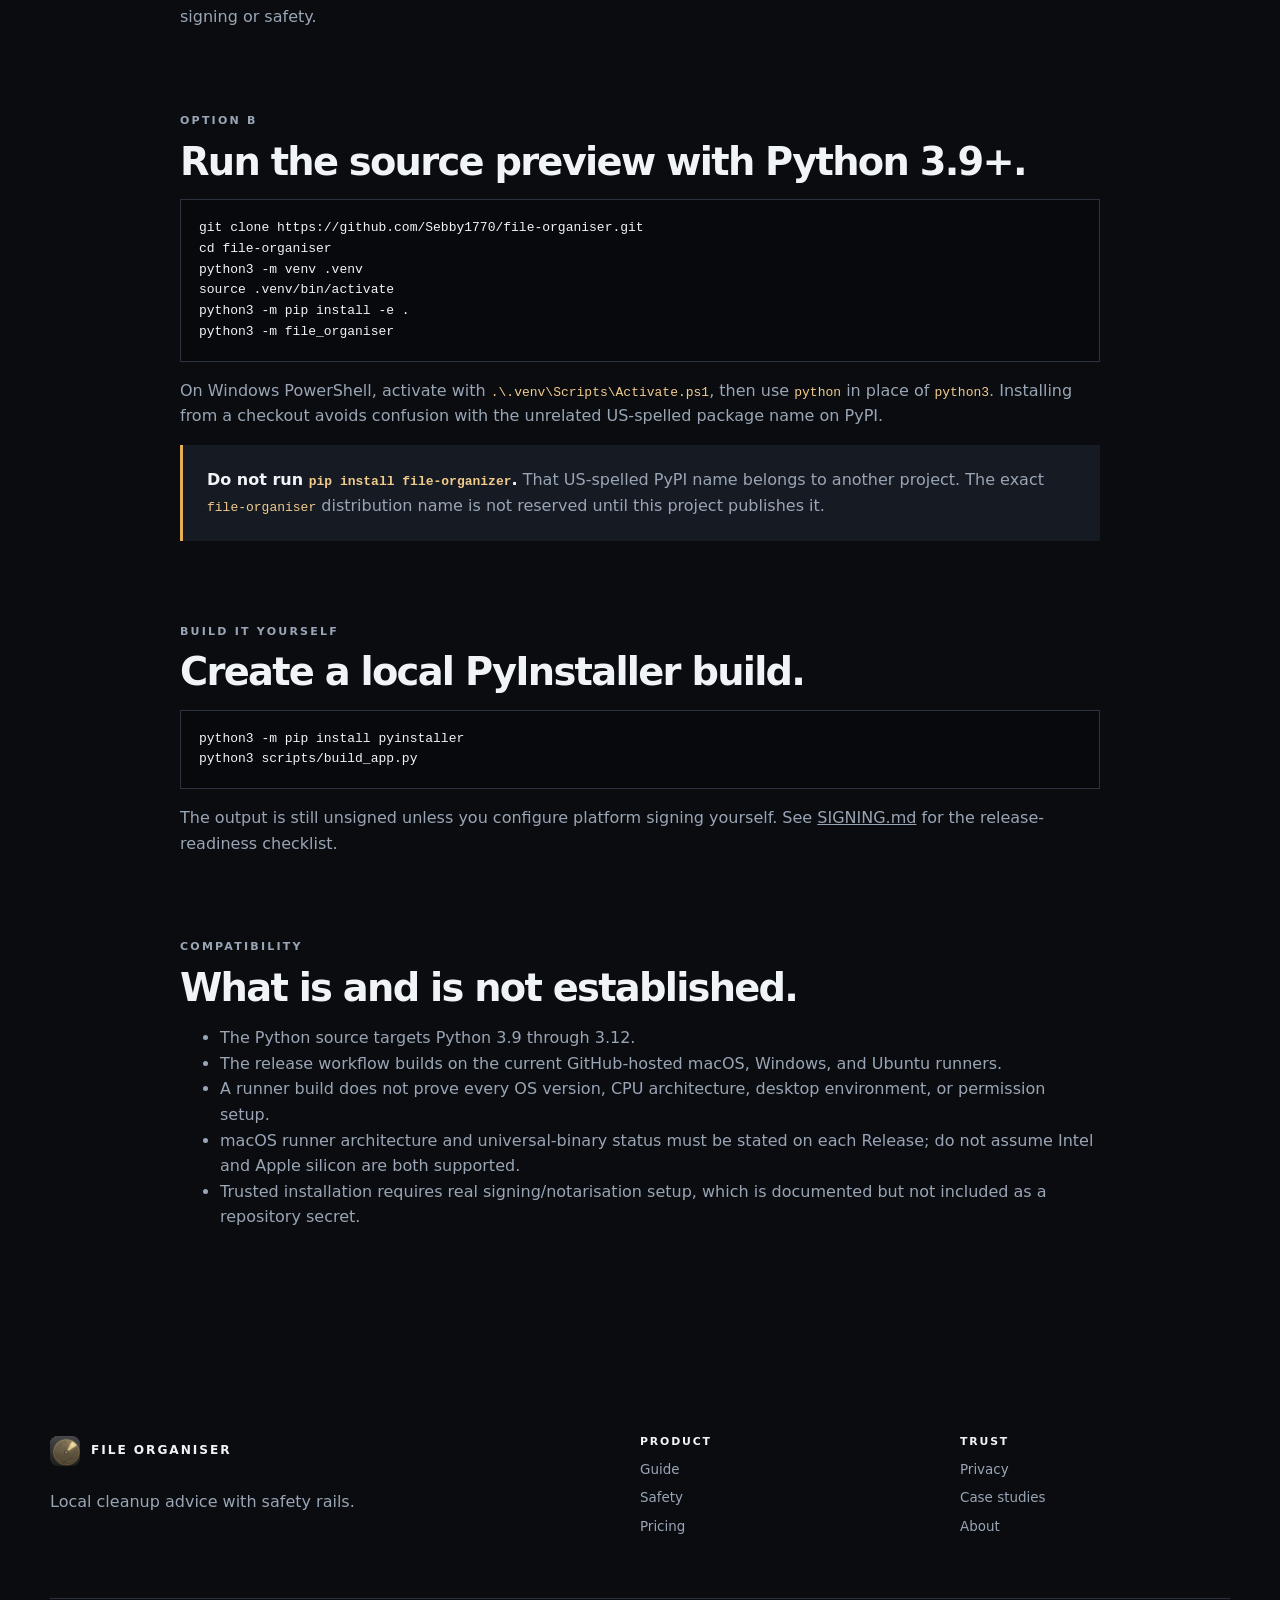
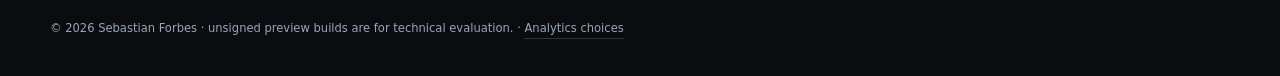
<file: docs/install.html>
<!doctype html>
<html lang="en">
  <head>
    <meta charset="utf-8" /><meta name="viewport" content="width=device-width, initial-scale=1" />
    <title>Install File Organiser — source preview and release status</title>
    <meta name="description" content="Check live File Organiser release availability, understand unsigned build warnings, verify checksums, or run the current source preview with Python." />
    <link rel="canonical" href="https://sebby1770.github.io/file-organiser/install.html" />
    <meta property="og:type" content="article" /><meta property="og:site_name" content="File Organiser" /><meta property="og:title" content="Install the File Organiser preview" /><meta property="og:description" content="Live release detection, unsigned-build caveats, and source instructions without a broken download promise." /><meta property="og:url" content="https://sebby1770.github.io/file-organiser/install.html" /><meta property="og:image" content="https://sebby1770.github.io/file-organiser/og.png" /><meta property="og:image:alt" content="File Organiser — Know what to delete. Keep what matters." />
    <meta name="twitter:card" content="summary_large_image" /><meta name="twitter:title" content="Install the File Organiser preview" /><meta name="twitter:description" content="Use a verified release asset when available, or run the source preview." /><meta name="twitter:image" content="https://sebby1770.github.io/file-organiser/og.png" /><meta name="twitter:image:alt" content="File Organiser — Know what to delete. Keep what matters." />
    <link rel="icon" href="./icon.jpg" /><link rel="stylesheet" href="./site.css" /><script src="./analytics-config.js"></script><script src="./site.js" defer></script>
    <script type="application/ld+json">{"@context":"https://schema.org","@type":"BreadcrumbList","itemListElement":[{"@type":"ListItem","position":1,"name":"Home","item":"https://sebby1770.github.io/file-organiser/"},{"@type":"ListItem","position":2,"name":"Install","item":"https://sebby1770.github.io/file-organiser/install.html"}]}</script>
  </head>
  <body>
    <a class="skip-link" href="#main">Skip to content</a><header class="site-header"><a class="brand" href="./"><img src="./icon.jpg" alt="" width="32" height="32" /><span>File Organiser</span></a><nav aria-label="Primary navigation"><a href="./">Product</a><a href="./safety.html">Safety</a><a href="./guide.html">Guide</a><a href="./pricing.html">Pricing</a><a href="./about.html">About</a></nav><a class="nav-cta release-aware" href="./install.html" aria-current="page">Get the preview</a></header>
    <main id="main">
      <header class="page-hero"><div class="section-shell"><nav class="breadcrumbs" aria-label="Breadcrumb"><a href="./">Home</a><span aria-current="page">Install</span></nav><p class="eyebrow">Technical-evaluator preview</p><h1>Use a real asset—or use source.</h1><p class="lede">This page checks GitHub Releases live. It does not send you to an empty “latest” URL or claim a signed installer exists when it does not.</p><div class="actions"><a class="button primary release-aware" href="./install.html">View install options</a><a class="button secondary" href="https://github.com/Sebby1770/file-organiser">Inspect the source</a></div><p class="release-note" data-release-status aria-live="polite">Checking GitHub Releases…</p></div></header>
      <article class="content-shell">
        <section><div class="callout warning"><p><strong>Current release builds are unsigned technical-evaluator builds.</strong> macOS Gatekeeper or Windows SmartScreen may warn or block them. Do not disable operating-system security globally. Verify the SHA-256 file, inspect the source if needed, and wait for signed distribution if you are not comfortable evaluating an unsigned build.</p></div></section>
        <section><p class="eyebrow">Option A</p><h2>Packaged GitHub Release, when available.</h2><ol><li>Use the platform-aware button above only after it confirms a matching asset.</li><li>Open the Release page and read its notes, supported architecture, and known issues.</li><li>Download the matching asset and <code>SHA256SUMS.txt</code>.</li><li>Verify the checksum before opening the archive.</li><li>Keep a backup and begin with a small test folder.</li></ol><p>If no release or compatible asset can be verified, use the source option below. A successful CI artifact is not the same as a durable GitHub Release.</p></section>
        <section><p class="eyebrow">Verify the download</p><h2>Compare SHA-256 before running it.</h2><p>From the folder containing the asset and checksum file:</p><pre><code># macOS or Linux
shasum -a 256 FileOrganiser-*

# Windows PowerShell
Get-FileHash .\FileOrganiser-* -Algorithm SHA256</code></pre><p>Compare the complete hash with the matching line in <code>SHA256SUMS.txt</code>. A match confirms transfer integrity, not code signing or safety.</p></section>
        <section><p class="eyebrow">Option B</p><h2>Run the source preview with Python 3.9+.</h2><pre><code>git clone https://github.com/Sebby1770/file-organiser.git
cd file-organiser
python3 -m venv .venv
source .venv/bin/activate
python3 -m pip install -e .
python3 -m file_organiser</code></pre><p>On Windows PowerShell, activate with <code>.\.venv\Scripts\Activate.ps1</code>, then use <code>python</code> in place of <code>python3</code>. Installing from a checkout avoids confusion with the unrelated US-spelled package name on PyPI.</p><div class="callout"><p><strong>Do not run <code>pip install file-organizer</code>.</strong> That US-spelled PyPI name belongs to another project. The exact <code>file-organiser</code> distribution name is not reserved until this project publishes it.</p></div></section>
        <section><p class="eyebrow">Build it yourself</p><h2>Create a local PyInstaller build.</h2><pre><code>python3 -m pip install pyinstaller
python3 scripts/build_app.py</code></pre><p>The output is still unsigned unless you configure platform signing yourself. See <a href="https://github.com/Sebby1770/file-organiser/blob/main/SIGNING.md">SIGNING.md</a> for the release-readiness checklist.</p></section>
        <section><p class="eyebrow">Compatibility</p><h2>What is and is not established.</h2><ul><li>The Python source targets Python 3.9 through 3.12.</li><li>The release workflow builds on the current GitHub-hosted macOS, Windows, and Ubuntu runners.</li><li>A runner build does not prove every OS version, CPU architecture, desktop environment, or permission setup.</li><li>macOS runner architecture and universal-binary status must be stated on each Release; do not assume Intel and Apple silicon are both supported.</li><li>Trusted installation requires real signing/notarisation setup, which is documented but not included as a repository secret.</li></ul></section>
      </article>
    </main>
    <aside class="mobile-cta"><span data-release-status>Checking release…</span><a class="button primary release-aware" href="./install.html">Install options</a></aside>
    <footer class="site-footer"><div class="footer-grid"><div><a class="brand" href="./"><img src="./icon.jpg" alt="" width="30" height="30" /><span>File Organiser</span></a><p>Local cleanup advice with safety rails.</p></div><div><h2>Product</h2><a href="./guide.html">Guide</a><a href="./safety.html">Safety</a><a href="./pricing.html">Pricing</a></div><div><h2>Trust</h2><a href="./privacy.html">Privacy</a><a href="./case-studies.html">Case studies</a><a href="./about.html">About</a></div></div><p class="footer-base">© <span data-year>2026</span> Sebastian Forbes · unsigned preview builds are for technical evaluation.</p></footer>
  </body>
</html>
</file>
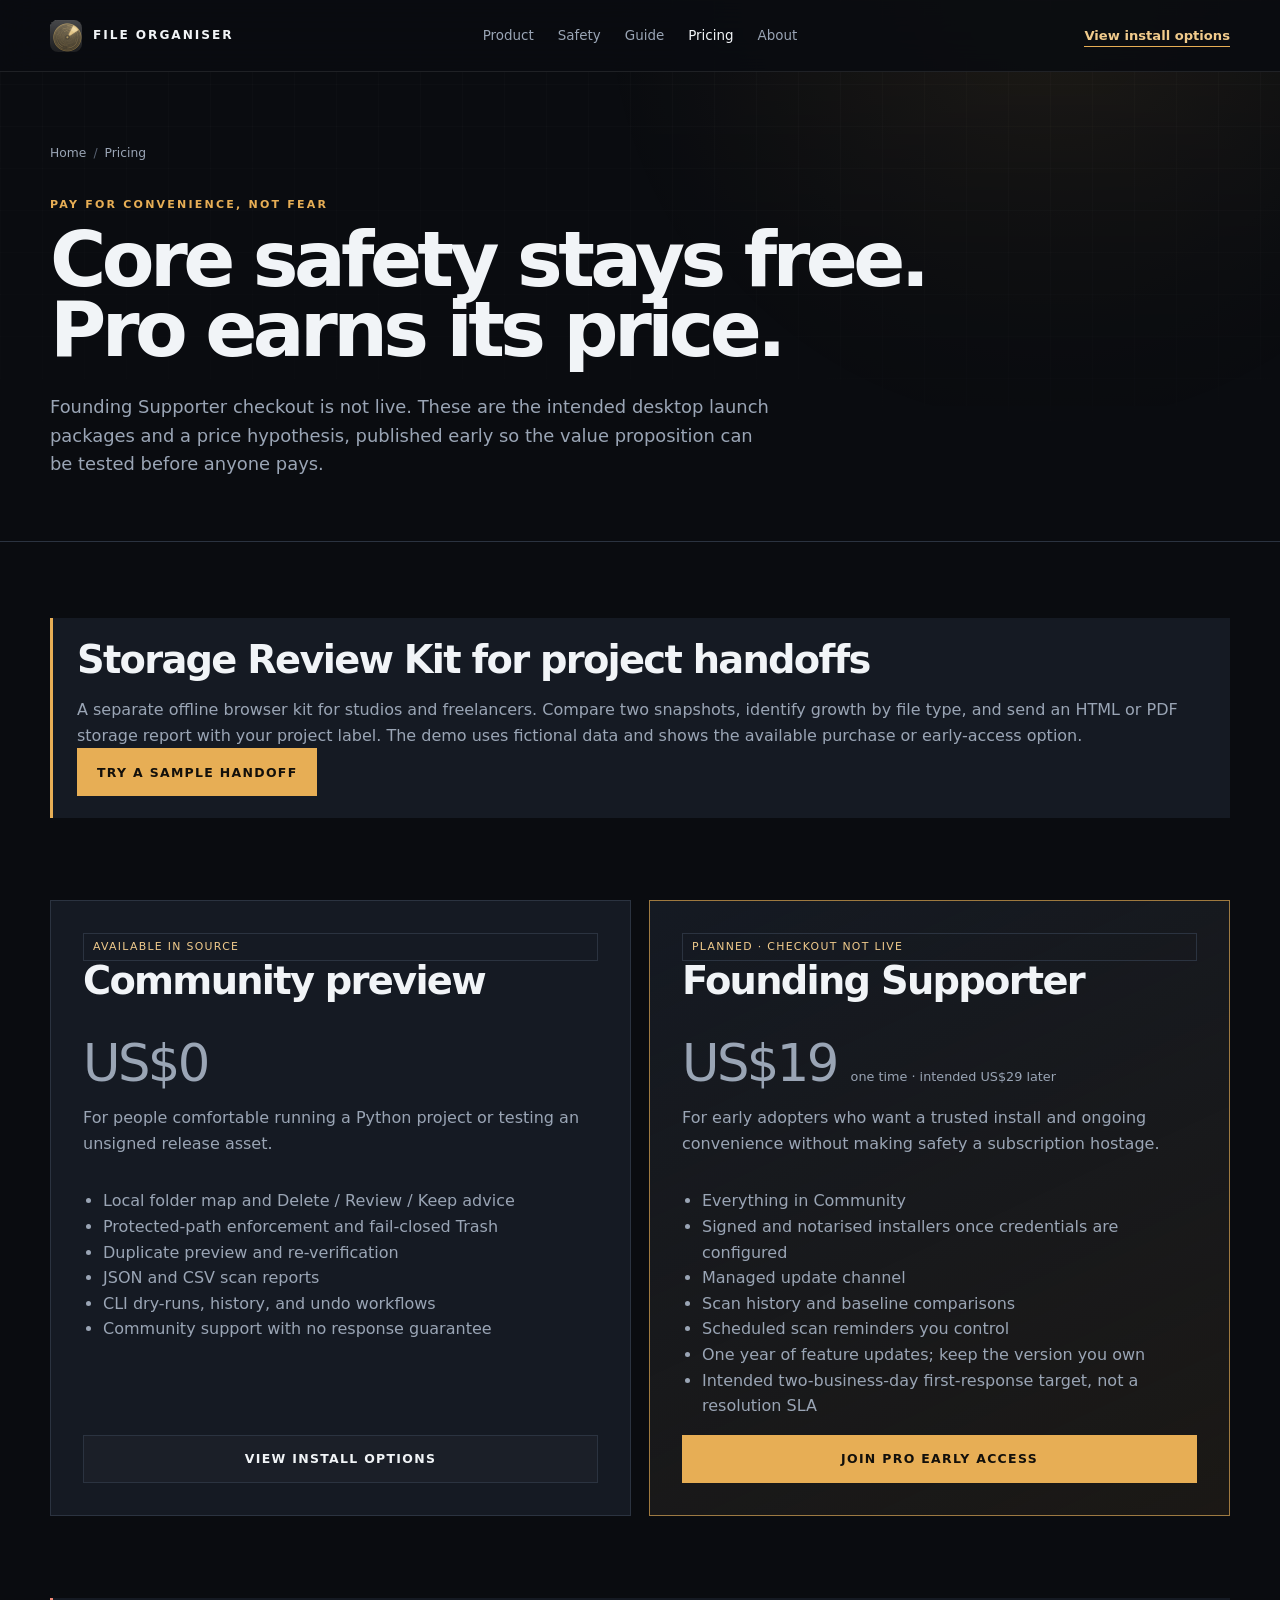
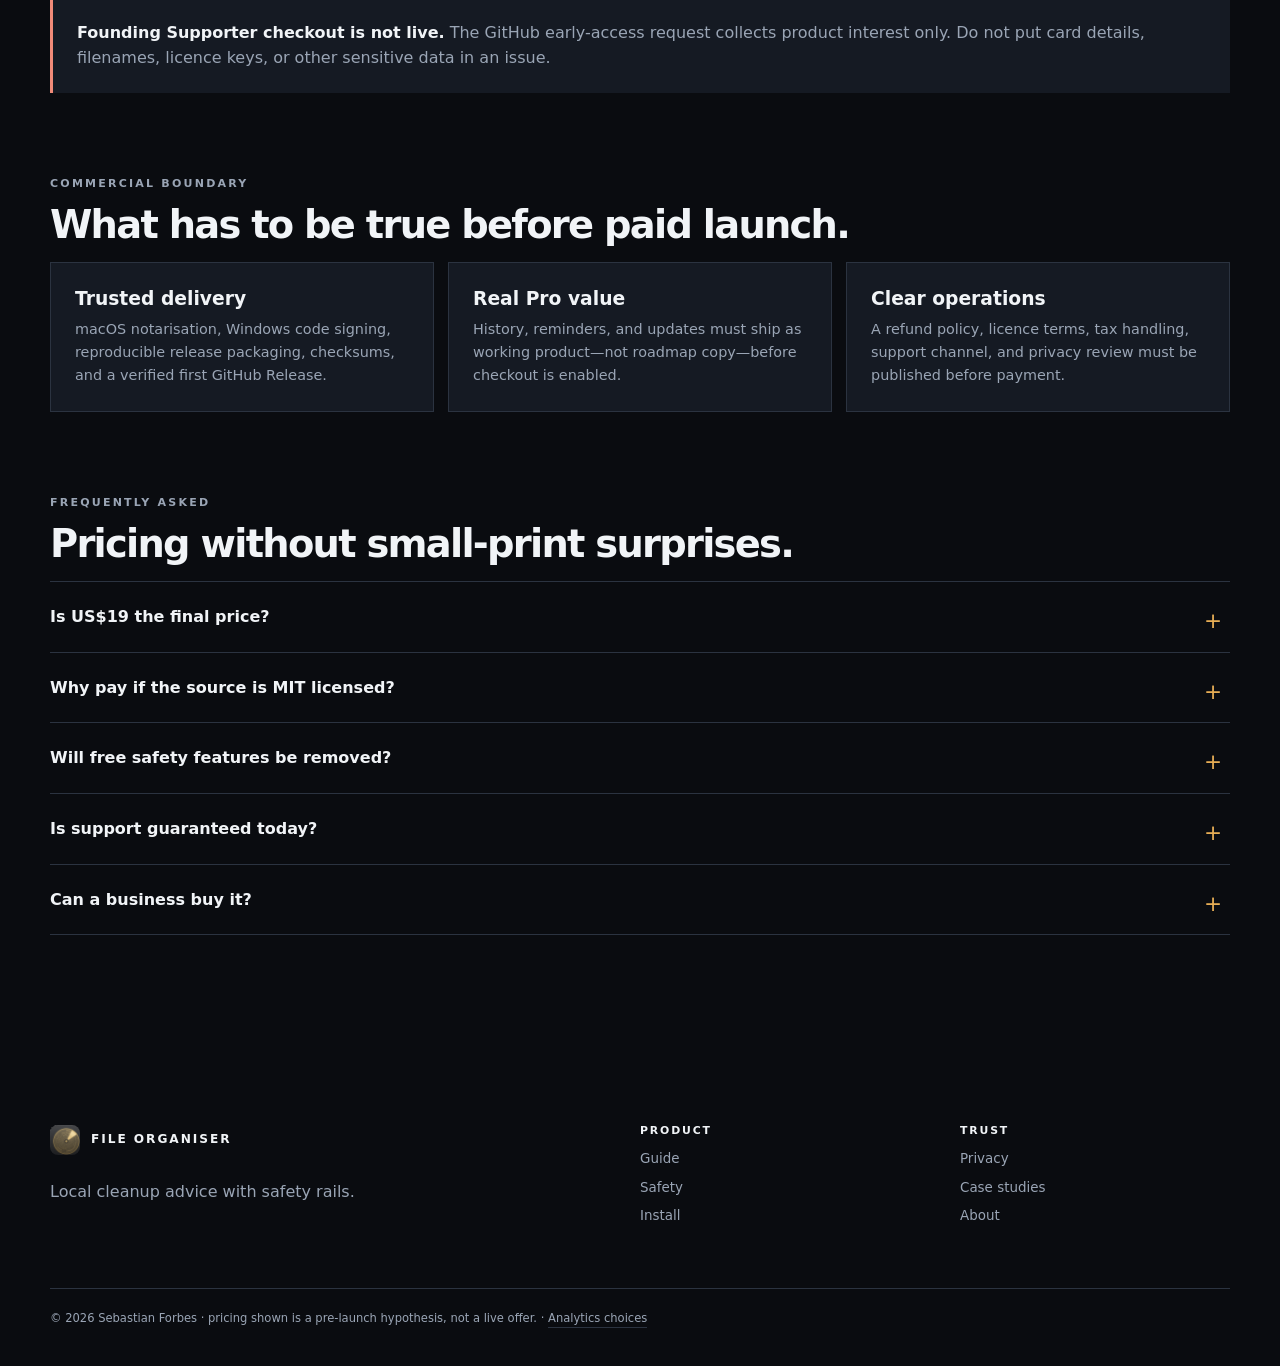
<file: docs/pricing.html>
<!doctype html>
<html lang="en">
  <head>
    <meta charset="utf-8" /><meta name="viewport" content="width=device-width, initial-scale=1" />
    <title>File Organiser pricing — free preview and planned Pro</title>
    <meta name="description" content="Compare the MIT-licensed File Organiser source preview with the planned US$19 founding Supporter edition. Checkout is not live." />
    <link rel="canonical" href="https://sebby1770.github.io/file-organiser/pricing.html" />
    <meta property="og:type" content="website" /><meta property="og:site_name" content="File Organiser" /><meta property="og:title" content="File Organiser pricing — an honest launch plan" /><meta property="og:description" content="Core safety stays free. Planned Pro sells signed delivery, updates, history, reminders, and support." /><meta property="og:url" content="https://sebby1770.github.io/file-organiser/pricing.html" /><meta property="og:image" content="https://sebby1770.github.io/file-organiser/og.png" /><meta property="og:image:alt" content="File Organiser — Know what to delete. Keep what matters." />
    <meta name="twitter:card" content="summary_large_image" /><meta name="twitter:title" content="File Organiser pricing" /><meta name="twitter:description" content="Free source preview today; a clearly labelled paid Pro plan is in preparation." /><meta name="twitter:image" content="https://sebby1770.github.io/file-organiser/og.png" /><meta name="twitter:image:alt" content="File Organiser — Know what to delete. Keep what matters." />
    <link rel="icon" href="./icon.jpg" /><link rel="stylesheet" href="./site.css" /><script src="./analytics-config.js"></script><script src="./site.js" defer></script>
    <script type="application/ld+json">{"@context":"https://schema.org","@type":"BreadcrumbList","itemListElement":[{"@type":"ListItem","position":1,"name":"Home","item":"https://sebby1770.github.io/file-organiser/"},{"@type":"ListItem","position":2,"name":"Pricing","item":"https://sebby1770.github.io/file-organiser/pricing.html"}]}</script>
  </head>
  <body>
    <a class="skip-link" href="#main">Skip to content</a>
    <header class="site-header"><a class="brand" href="./"><img src="./icon.jpg" alt="" width="32" height="32" /><span>File Organiser</span></a><nav aria-label="Primary navigation"><a href="./">Product</a><a href="./safety.html">Safety</a><a href="./guide.html">Guide</a><a href="./pricing.html" aria-current="page">Pricing</a><a href="./about.html">About</a></nav><a class="nav-cta release-aware" href="./install.html">Get the preview</a></header>
    <main id="main">
      <header class="page-hero"><div class="section-shell"><nav class="breadcrumbs" aria-label="Breadcrumb"><a href="./">Home</a><span aria-current="page">Pricing</span></nav><p class="eyebrow">Pay for convenience, not fear</p><h1>Core safety stays free. Pro earns its price.</h1><p class="lede">Founding Supporter checkout is not live. These are the intended desktop launch packages and a price hypothesis, published early so the value proposition can be tested before anyone pays.</p></div></header>
      <div class="content-shell wide">
        <section id="review-kit" class="callout"><h2>Storage Review Kit for project handoffs</h2><p>A separate offline browser kit for studios and freelancers. Compare two snapshots, identify growth by file type, and send an HTML or PDF storage report with your project label. The demo uses fictional data and shows the available purchase or early-access option.</p><a class="button primary" href="./review-kit/">Try a sample handoff</a></section>
        <section class="pricing-grid" aria-label="Plan comparison">
          <article class="price-card"><span class="status-chip">Available in source</span><h2>Community preview</h2><p class="price">US$0</p><p>For people comfortable running a Python project or testing an unsigned release asset.</p><ul><li>Local folder map and Delete / Review / Keep advice</li><li>Protected-path enforcement and fail-closed Trash</li><li>Duplicate preview and re-verification</li><li>JSON and CSV scan reports</li><li>CLI dry-runs, history, and undo workflows</li><li>Community support with no response guarantee</li></ul><a class="button secondary release-aware" href="./install.html">Get the preview</a></article>
          <article class="price-card featured"><span class="status-chip">Planned · checkout not live</span><h2>Founding Supporter</h2><p class="price">US$19 <small>one time · intended US$29 later</small></p><p>For early adopters who want a trusted install and ongoing convenience without making safety a subscription hostage.</p><ul><li>Everything in Community</li><li>Signed and notarised installers once credentials are configured</li><li>Managed update channel</li><li>Scan history and baseline comparisons</li><li>Scheduled scan reminders you control</li><li>One year of feature updates; keep the version you own</li><li>Intended two-business-day first-response target, not a resolution SLA</li></ul><a class="button primary pro-interest" href="https://github.com/Sebby1770/file-organiser/issues/new?template=pro-early-access.yml">Join Pro early access</a></article>
        </section>

        <section><div class="callout warning"><p><strong>Founding Supporter checkout is not live.</strong> The GitHub early-access request collects product interest only. Do not put card details, filenames, licence keys, or other sensitive data in an issue.</p></div></section>

        <section><p class="eyebrow">Commercial boundary</p><h2>What has to be true before paid launch.</h2><div class="card-grid"><article class="info-card"><h3>Trusted delivery</h3><p>macOS notarisation, Windows code signing, reproducible release packaging, checksums, and a verified first GitHub Release.</p></article><article class="info-card"><h3>Real Pro value</h3><p>History, reminders, and updates must ship as working product—not roadmap copy—before checkout is enabled.</p></article><article class="info-card"><h3>Clear operations</h3><p>A refund policy, licence terms, tax handling, support channel, and privacy review must be published before payment.</p></article></div></section>

        <section><p class="eyebrow">Frequently asked</p><h2>Pricing without small-print surprises.</h2><div class="faq-list"><details><summary>Is US$19 the final price?</summary><p>It is the planned founding one-time price, not a live offer. The intended later individual price is US$29, but both may change before checkout; the actual live offer must show its update period and terms.</p></details><details><summary>Why pay if the source is MIT licensed?</summary><p>For signed delivery, simpler updates, history and reminder features, and a defined support target. The current MIT licence permits self-hosting and modification; the paid edition must compete on convenience and service.</p></details><details><summary>Will free safety features be removed?</summary><p>No removal is planned. Protected-path locks, fail-closed Trash, and understandable advice belong in the core product.</p></details><details><summary>Is support guaranteed today?</summary><p>No. Public-preview support has no response guarantee. The planned Supporter target is a first response within two business days after paid launch, not guaranteed resolution.</p></details><details><summary>Can a business buy it?</summary><p>Not yet. A higher business plan should launch only after signed delivery and dependable support exist. Use the early-access request to describe device count without sharing sensitive information.</p></details></div></section>
      </div>
    </main>
    <aside class="mobile-cta"><span>Supporter early access</span><a class="button primary pro-interest" href="https://github.com/Sebby1770/file-organiser/issues/new?template=pro-early-access.yml">Join early access</a></aside>
    <footer class="site-footer"><div class="footer-grid"><div><a class="brand" href="./"><img src="./icon.jpg" alt="" width="30" height="30" /><span>File Organiser</span></a><p>Local cleanup advice with safety rails.</p></div><div><h2>Product</h2><a href="./guide.html">Guide</a><a href="./safety.html">Safety</a><a href="./install.html">Install</a></div><div><h2>Trust</h2><a href="./privacy.html">Privacy</a><a href="./case-studies.html">Case studies</a><a href="./about.html">About</a></div></div><p class="footer-base">© <span data-year>2026</span> Sebastian Forbes · pricing shown is a pre-launch hypothesis, not a live offer.</p></footer>
  </body>
</html>
</file>
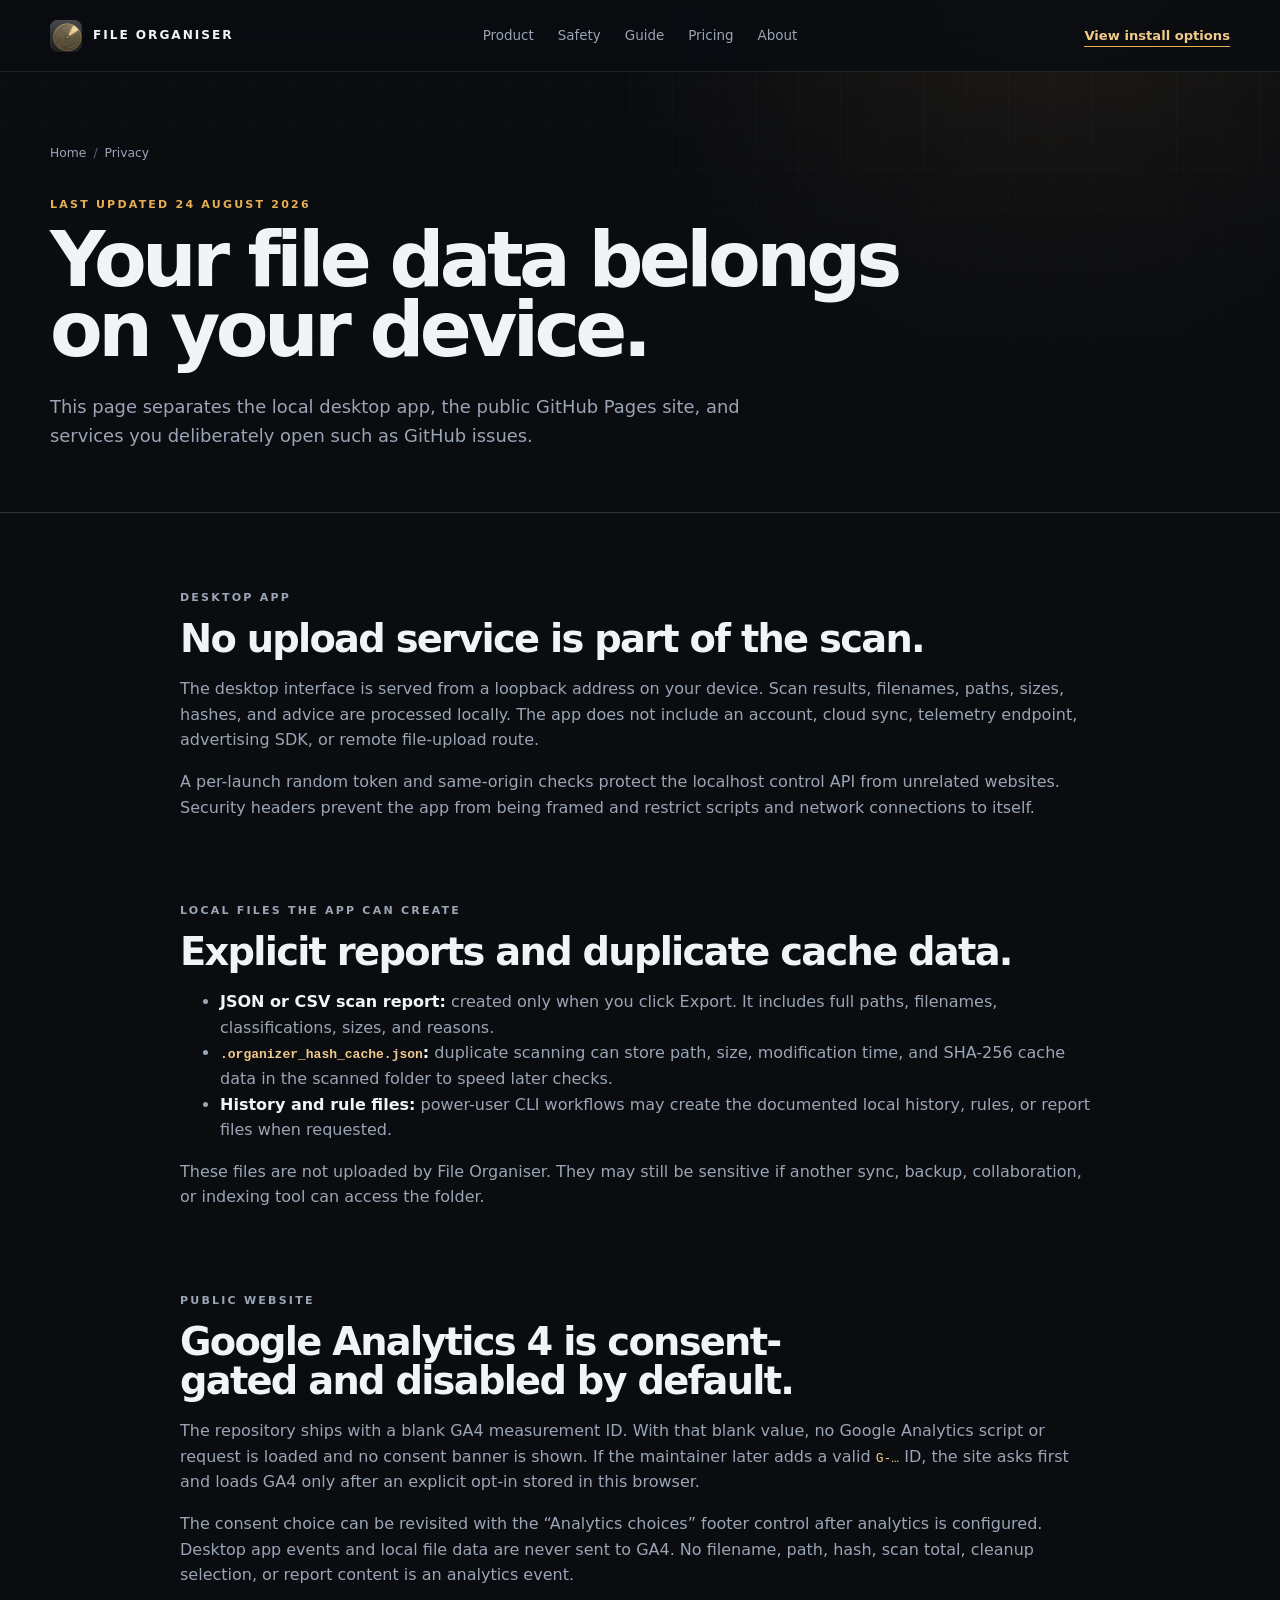
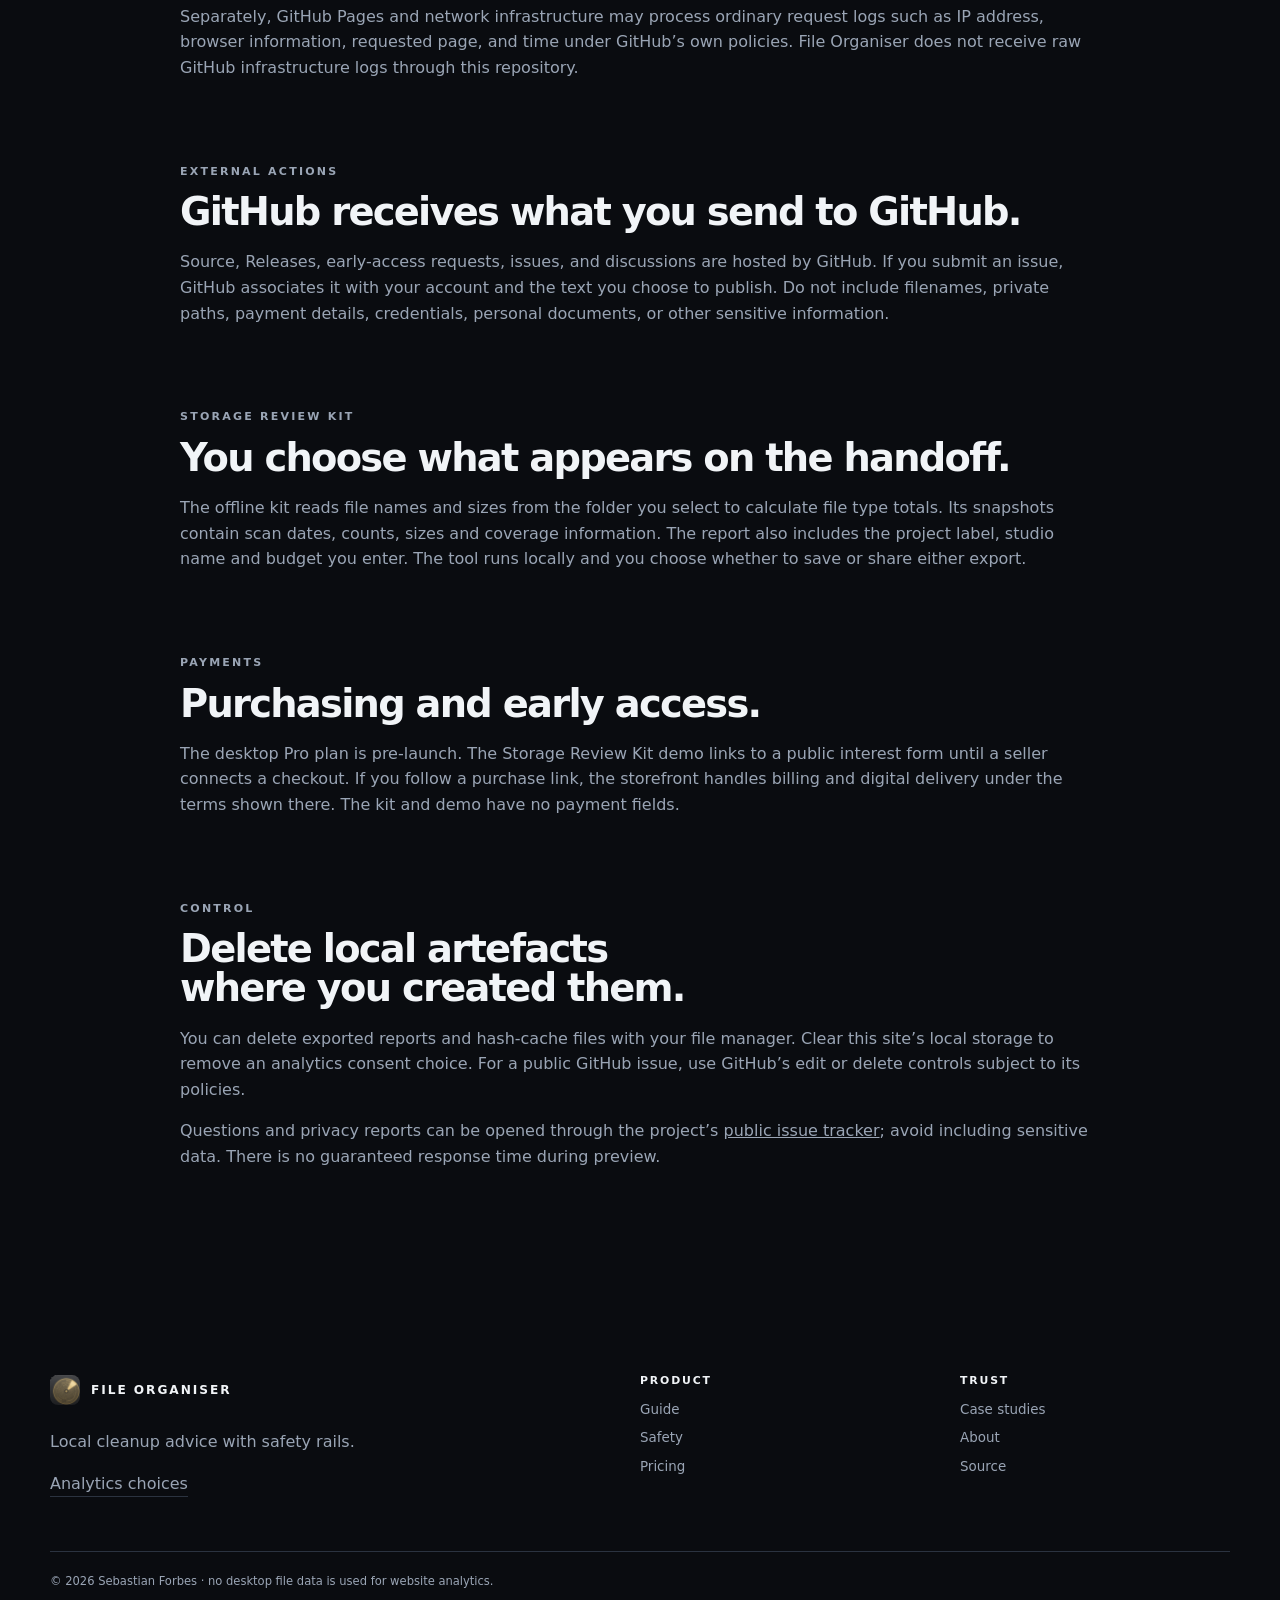
<file: docs/privacy.html>
<!doctype html>
<html lang="en">
  <head>
    <meta charset="utf-8" /><meta name="viewport" content="width=device-width, initial-scale=1" />
    <title>File Organiser privacy — local scans and optional site analytics</title>
    <meta name="description" content="How File Organiser handles local scans, paths in exported reports, duplicate hash caches, GitHub Pages logs, and consent-gated Google Analytics 4." />
    <link rel="canonical" href="https://sebby1770.github.io/file-organiser/privacy.html" />
    <meta property="og:type" content="article" /><meta property="og:site_name" content="File Organiser" /><meta property="og:title" content="File Organiser privacy" /><meta property="og:description" content="Desktop file data stays local. GA4 remains off unless configured and you opt in." /><meta property="og:url" content="https://sebby1770.github.io/file-organiser/privacy.html" /><meta property="og:image" content="https://sebby1770.github.io/file-organiser/og.png" /><meta property="og:image:alt" content="File Organiser — Know what to delete. Keep what matters." />
    <meta name="twitter:card" content="summary_large_image" /><meta name="twitter:title" content="File Organiser privacy" /><meta name="twitter:description" content="Local desktop data, explicit exports, and consent-gated GA4." /><meta name="twitter:image" content="https://sebby1770.github.io/file-organiser/og.png" /><meta name="twitter:image:alt" content="File Organiser — Know what to delete. Keep what matters." />
    <link rel="icon" href="./icon.jpg" /><link rel="stylesheet" href="./site.css" /><script src="./analytics-config.js"></script><script src="./site.js" defer></script>
    <script type="application/ld+json">{"@context":"https://schema.org","@type":"BreadcrumbList","itemListElement":[{"@type":"ListItem","position":1,"name":"Home","item":"https://sebby1770.github.io/file-organiser/"},{"@type":"ListItem","position":2,"name":"Privacy","item":"https://sebby1770.github.io/file-organiser/privacy.html"}]}</script>
  </head>
  <body>
    <a class="skip-link" href="#main">Skip to content</a><header class="site-header"><a class="brand" href="./"><img src="./icon.jpg" alt="" width="32" height="32" /><span>File Organiser</span></a><nav aria-label="Primary navigation"><a href="./">Product</a><a href="./safety.html">Safety</a><a href="./guide.html">Guide</a><a href="./pricing.html">Pricing</a><a href="./about.html">About</a></nav><a class="nav-cta release-aware" href="./install.html">Get the preview</a></header>
    <main id="main">
      <header class="page-hero"><div class="section-shell"><nav class="breadcrumbs" aria-label="Breadcrumb"><a href="./">Home</a><span aria-current="page">Privacy</span></nav><p class="eyebrow">Last updated 24 August 2026</p><h1>Your file data belongs on your device.</h1><p class="lede">This page separates the local desktop app, the public GitHub Pages site, and services you deliberately open such as GitHub issues.</p></div></header>
      <article class="content-shell">
        <section><p class="eyebrow">Desktop app</p><h2>No upload service is part of the scan.</h2><p>The desktop interface is served from a loopback address on your device. Scan results, filenames, paths, sizes, hashes, and advice are processed locally. The app does not include an account, cloud sync, telemetry endpoint, advertising SDK, or remote file-upload route.</p><p>A per-launch random token and same-origin checks protect the localhost control API from unrelated websites. Security headers prevent the app from being framed and restrict scripts and network connections to itself.</p></section>
        <section><p class="eyebrow">Local files the app can create</p><h2>Explicit reports and duplicate cache data.</h2><ul><li><strong>JSON or CSV scan report:</strong> created only when you click Export. It includes full paths, filenames, classifications, sizes, and reasons.</li><li><strong><code>.organizer_hash_cache.json</code>:</strong> duplicate scanning can store path, size, modification time, and SHA-256 cache data in the scanned folder to speed later checks.</li><li><strong>History and rule files:</strong> power-user CLI workflows may create the documented local history, rules, or report files when requested.</li></ul><p>These files are not uploaded by File Organiser. They may still be sensitive if another sync, backup, collaboration, or indexing tool can access the folder.</p></section>
        <section><p class="eyebrow">Public website</p><h2>Google Analytics 4 is consent-gated and disabled by default.</h2><p>The repository ships with a blank GA4 measurement ID. With that blank value, no Google Analytics script or request is loaded and no consent banner is shown. If the maintainer later adds a valid <code>G-…</code> ID, the site asks first and loads GA4 only after an explicit opt-in stored in this browser.</p><p>The consent choice can be revisited with the “Analytics choices” footer control after analytics is configured. Desktop app events and local file data are never sent to GA4. No filename, path, hash, scan total, cleanup selection, or report content is an analytics event.</p><p>Separately, GitHub Pages and network infrastructure may process ordinary request logs such as IP address, browser information, requested page, and time under GitHub’s own policies. File Organiser does not receive raw GitHub infrastructure logs through this repository.</p></section>
        <section><p class="eyebrow">External actions</p><h2>GitHub receives what you send to GitHub.</h2><p>Source, Releases, early-access requests, issues, and discussions are hosted by GitHub. If you submit an issue, GitHub associates it with your account and the text you choose to publish. Do not include filenames, private paths, payment details, credentials, personal documents, or other sensitive information.</p></section>
        <section><p class="eyebrow">Storage Review Kit</p><h2>You choose what appears on the handoff.</h2><p>The offline kit reads file names and sizes from the folder you select to calculate file type totals. Its snapshots contain scan dates, counts, sizes and coverage information. The report also includes the project label, studio name and budget you enter. The tool runs locally and you choose whether to save or share either export.</p></section>
        <section><p class="eyebrow">Payments</p><h2>Purchasing and early access.</h2><p>The desktop Pro plan is pre-launch. The Storage Review Kit demo links to a public interest form until a seller connects a checkout. If you follow a purchase link, the storefront handles billing and digital delivery under the terms shown there. The kit and demo have no payment fields.</p></section>
        <section><p class="eyebrow">Control</p><h2>Delete local artefacts where you created them.</h2><p>You can delete exported reports and hash-cache files with your file manager. Clear this site’s local storage to remove an analytics consent choice. For a public GitHub issue, use GitHub’s edit or delete controls subject to its policies.</p><p>Questions and privacy reports can be opened through the project’s <a href="https://github.com/Sebby1770/file-organiser/issues">public issue tracker</a>; avoid including sensitive data. There is no guaranteed response time during preview.</p></section>
      </article>
    </main>
    <footer class="site-footer"><div class="footer-grid"><div><a class="brand" href="./"><img src="./icon.jpg" alt="" width="30" height="30" /><span>File Organiser</span></a><p>Local cleanup advice with safety rails.</p><button type="button" class="analytics-settings" data-analytics-settings>Analytics choices</button></div><div><h2>Product</h2><a href="./guide.html">Guide</a><a href="./safety.html">Safety</a><a href="./pricing.html">Pricing</a></div><div><h2>Trust</h2><a href="./case-studies.html">Case studies</a><a href="./about.html">About</a><a href="https://github.com/Sebby1770/file-organiser">Source</a></div></div><p class="footer-base">© <span data-year>2026</span> Sebastian Forbes · no desktop file data is used for website analytics.</p></footer>
  </body>
</html>
</file>
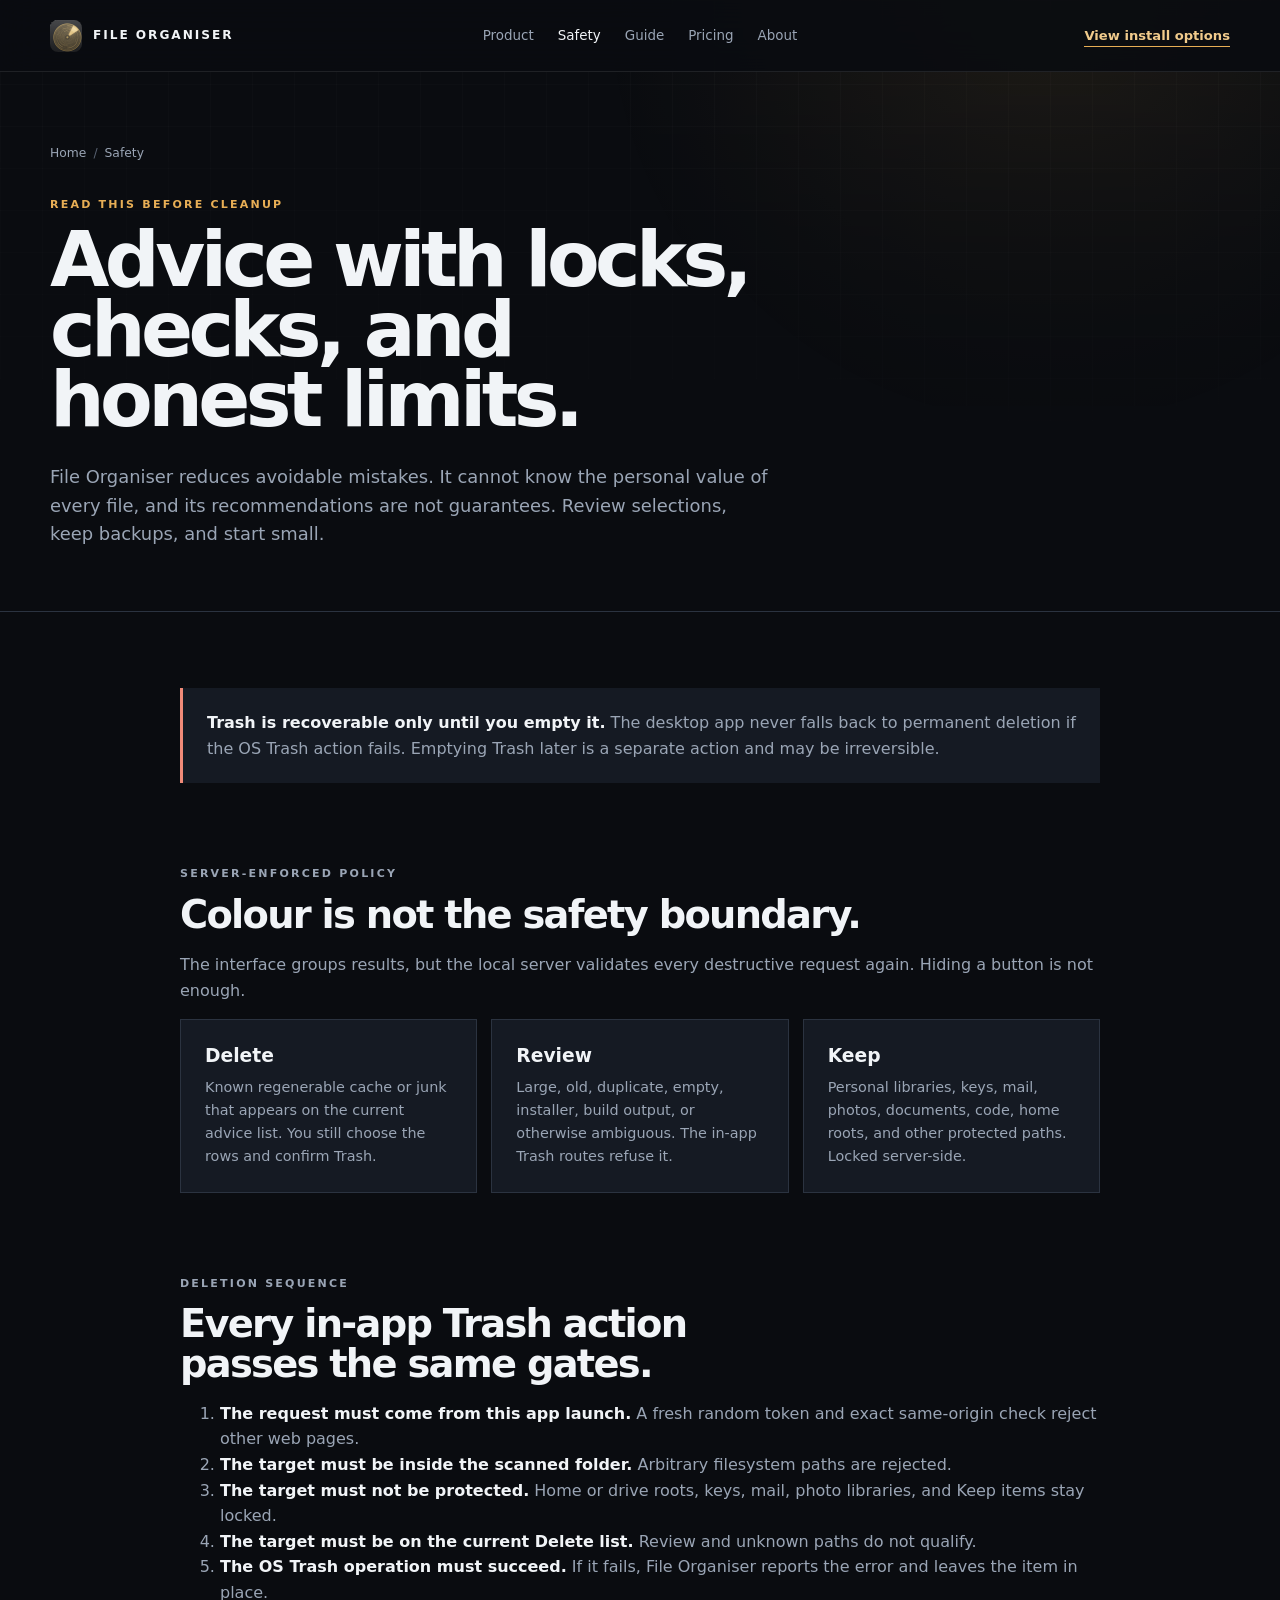
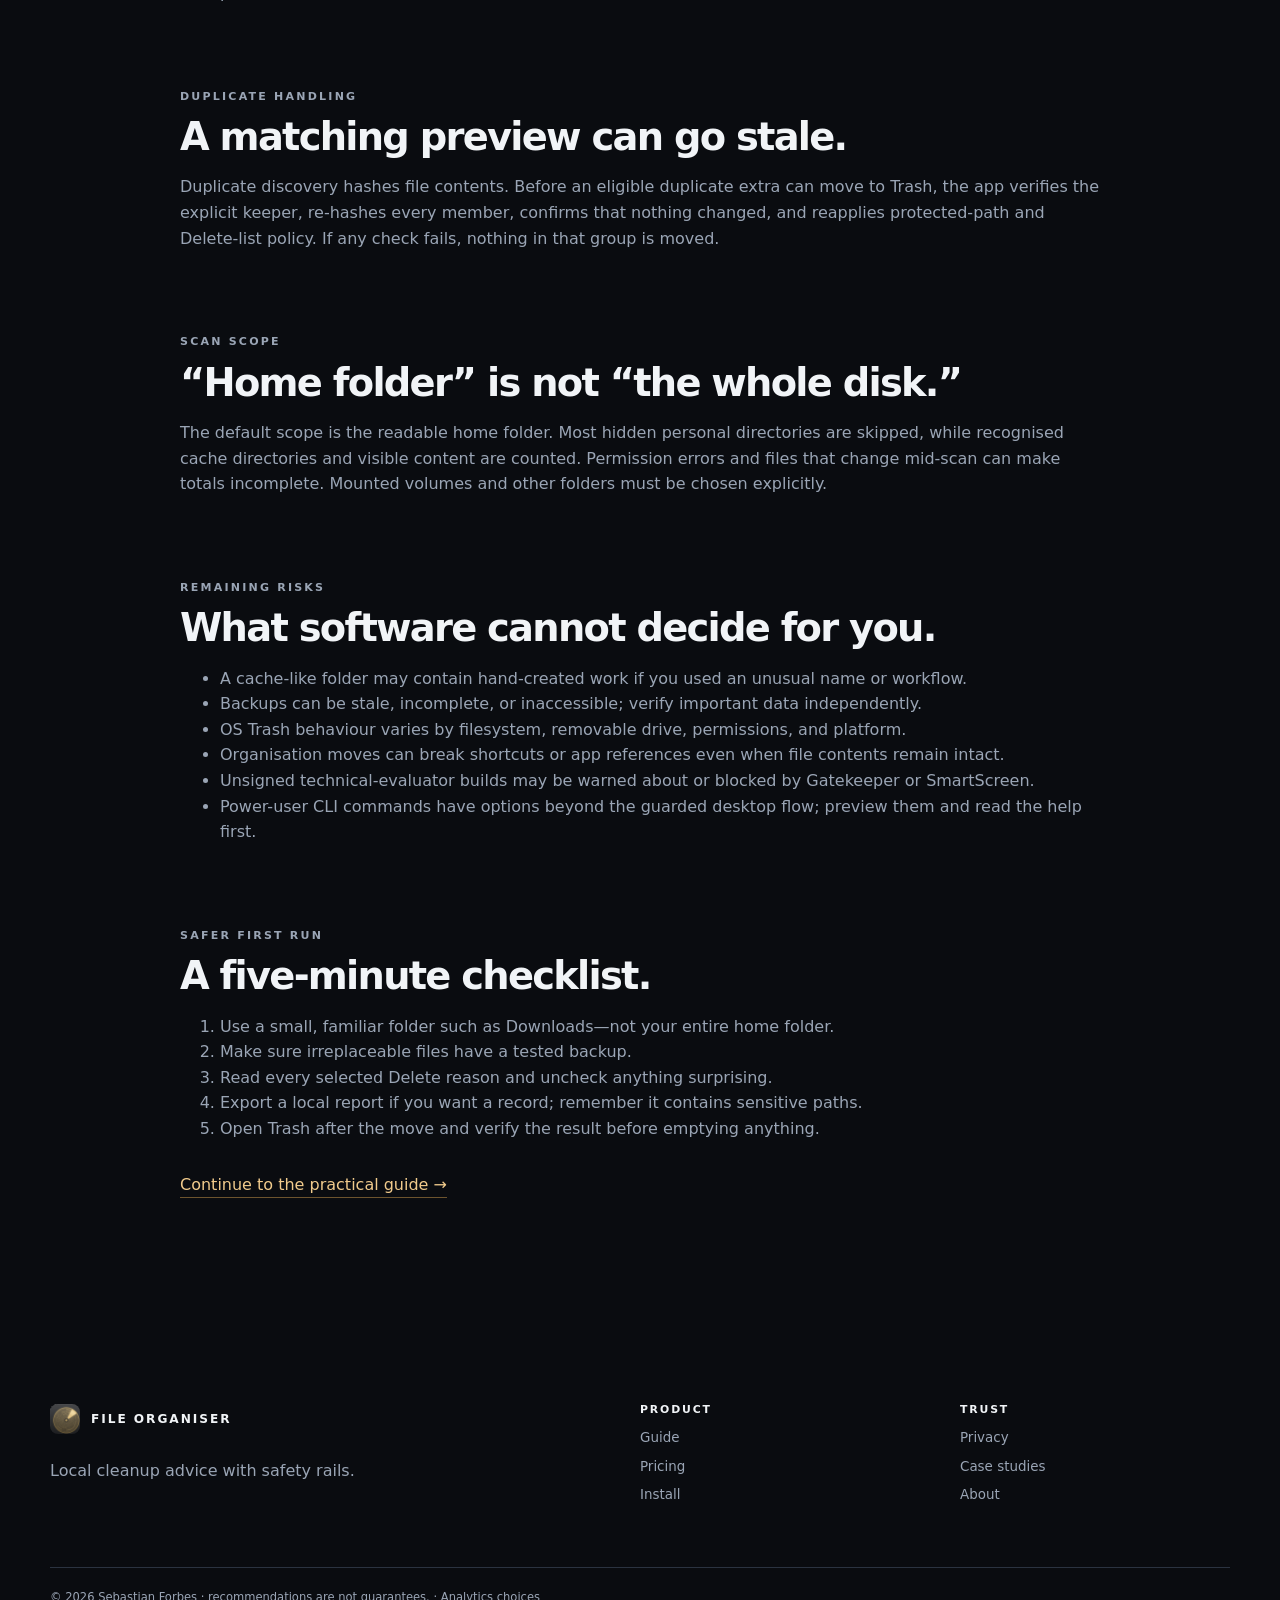
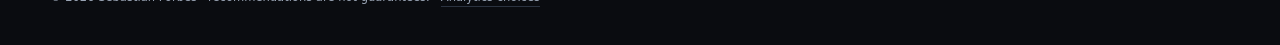
<file: docs/safety.html>
<!doctype html>
<html lang="en">
  <head>
    <meta charset="utf-8" /><meta name="viewport" content="width=device-width, initial-scale=1" />
    <title>File Organiser safety — what the app will and will not delete</title>
    <meta name="description" content="Understand File Organiser’s protected paths, Delete/Review/Keep rules, fail-closed Trash behaviour, duplicate checks, and remaining risks." />
    <link rel="canonical" href="https://sebby1770.github.io/file-organiser/safety.html" />
    <meta property="og:type" content="article" /><meta property="og:site_name" content="File Organiser" /><meta property="og:title" content="The File Organiser safety model" /><meta property="og:description" content="Recommendations are evidence, not guarantees. See the locks, checks, and limits before cleanup." /><meta property="og:url" content="https://sebby1770.github.io/file-organiser/safety.html" /><meta property="og:image" content="https://sebby1770.github.io/file-organiser/og.png" /><meta property="og:image:alt" content="File Organiser — Know what to delete. Keep what matters." />
    <meta name="twitter:card" content="summary_large_image" /><meta name="twitter:title" content="The File Organiser safety model" /><meta name="twitter:description" content="Protected paths, fail-closed Trash, local API isolation, and honest limits." /><meta name="twitter:image" content="https://sebby1770.github.io/file-organiser/og.png" /><meta name="twitter:image:alt" content="File Organiser — Know what to delete. Keep what matters." />
    <link rel="icon" href="./icon.jpg" /><link rel="stylesheet" href="./site.css" /><script src="./analytics-config.js"></script><script src="./site.js" defer></script>
    <script type="application/ld+json">{"@context":"https://schema.org","@type":"BreadcrumbList","itemListElement":[{"@type":"ListItem","position":1,"name":"Home","item":"https://sebby1770.github.io/file-organiser/"},{"@type":"ListItem","position":2,"name":"Safety","item":"https://sebby1770.github.io/file-organiser/safety.html"}]}</script>
  </head>
  <body>
    <a class="skip-link" href="#main">Skip to content</a><header class="site-header"><a class="brand" href="./"><img src="./icon.jpg" alt="" width="32" height="32" /><span>File Organiser</span></a><nav aria-label="Primary navigation"><a href="./">Product</a><a href="./safety.html" aria-current="page">Safety</a><a href="./guide.html">Guide</a><a href="./pricing.html">Pricing</a><a href="./about.html">About</a></nav><a class="nav-cta release-aware" href="./install.html">Get the preview</a></header>
    <main id="main">
      <header class="page-hero"><div class="section-shell"><nav class="breadcrumbs" aria-label="Breadcrumb"><a href="./">Home</a><span aria-current="page">Safety</span></nav><p class="eyebrow">Read this before cleanup</p><h1>Advice with locks, checks, and honest limits.</h1><p class="lede">File Organiser reduces avoidable mistakes. It cannot know the personal value of every file, and its recommendations are not guarantees. Review selections, keep backups, and start small.</p></div></header>
      <article class="content-shell">
        <section><div class="callout warning"><p><strong>Trash is recoverable only until you empty it.</strong> The desktop app never falls back to permanent deletion if the OS Trash action fails. Emptying Trash later is a separate action and may be irreversible.</p></div></section>
        <section><p class="eyebrow">Server-enforced policy</p><h2>Colour is not the safety boundary.</h2><p>The interface groups results, but the local server validates every destructive request again. Hiding a button is not enough.</p><div class="card-grid"><article class="info-card"><h3>Delete</h3><p>Known regenerable cache or junk that appears on the current advice list. You still choose the rows and confirm Trash.</p></article><article class="info-card"><h3>Review</h3><p>Large, old, duplicate, empty, installer, build output, or otherwise ambiguous. The in-app Trash routes refuse it.</p></article><article class="info-card"><h3>Keep</h3><p>Personal libraries, keys, mail, photos, documents, code, home roots, and other protected paths. Locked server-side.</p></article></div></section>
        <section><p class="eyebrow">Deletion sequence</p><h2>Every in-app Trash action passes the same gates.</h2><ol><li><strong>The request must come from this app launch.</strong> A fresh random token and exact same-origin check reject other web pages.</li><li><strong>The target must be inside the scanned folder.</strong> Arbitrary filesystem paths are rejected.</li><li><strong>The target must not be protected.</strong> Home or drive roots, keys, mail, photo libraries, and Keep items stay locked.</li><li><strong>The target must be on the current Delete list.</strong> Review and unknown paths do not qualify.</li><li><strong>The OS Trash operation must succeed.</strong> If it fails, File Organiser reports the error and leaves the item in place.</li></ol></section>
        <section><p class="eyebrow">Duplicate handling</p><h2>A matching preview can go stale.</h2><p>Duplicate discovery hashes file contents. Before an eligible duplicate extra can move to Trash, the app verifies the explicit keeper, re-hashes every member, confirms that nothing changed, and reapplies protected-path and Delete-list policy. If any check fails, nothing in that group is moved.</p></section>
        <section><p class="eyebrow">Scan scope</p><h2>“Home folder” is not “the whole disk.”</h2><p>The default scope is the readable home folder. Most hidden personal directories are skipped, while recognised cache directories and visible content are counted. Permission errors and files that change mid-scan can make totals incomplete. Mounted volumes and other folders must be chosen explicitly.</p></section>
        <section><p class="eyebrow">Remaining risks</p><h2>What software cannot decide for you.</h2><ul><li>A cache-like folder may contain hand-created work if you used an unusual name or workflow.</li><li>Backups can be stale, incomplete, or inaccessible; verify important data independently.</li><li>OS Trash behaviour varies by filesystem, removable drive, permissions, and platform.</li><li>Organisation moves can break shortcuts or app references even when file contents remain intact.</li><li>Unsigned technical-evaluator builds may be warned about or blocked by Gatekeeper or SmartScreen.</li><li>Power-user CLI commands have options beyond the guarded desktop flow; preview them and read the help first.</li></ul></section>
        <section><p class="eyebrow">Safer first run</p><h2>A five-minute checklist.</h2><ol><li>Use a small, familiar folder such as Downloads—not your entire home folder.</li><li>Make sure irreplaceable files have a tested backup.</li><li>Read every selected Delete reason and uncheck anything surprising.</li><li>Export a local report if you want a record; remember it contains sensitive paths.</li><li>Open Trash after the move and verify the result before emptying anything.</li></ol><p><a class="text-link" href="./guide.html">Continue to the practical guide →</a></p></section>
      </article>
    </main>
    <aside class="mobile-cta"><span>Start with a small folder</span><a class="button primary" href="./guide.html">Read guide</a></aside>
    <footer class="site-footer"><div class="footer-grid"><div><a class="brand" href="./"><img src="./icon.jpg" alt="" width="30" height="30" /><span>File Organiser</span></a><p>Local cleanup advice with safety rails.</p></div><div><h2>Product</h2><a href="./guide.html">Guide</a><a href="./pricing.html">Pricing</a><a href="./install.html">Install</a></div><div><h2>Trust</h2><a href="./privacy.html">Privacy</a><a href="./case-studies.html">Case studies</a><a href="./about.html">About</a></div></div><p class="footer-base">© <span data-year>2026</span> Sebastian Forbes · recommendations are not guarantees.</p></footer>
  </body>
</html>
</file>
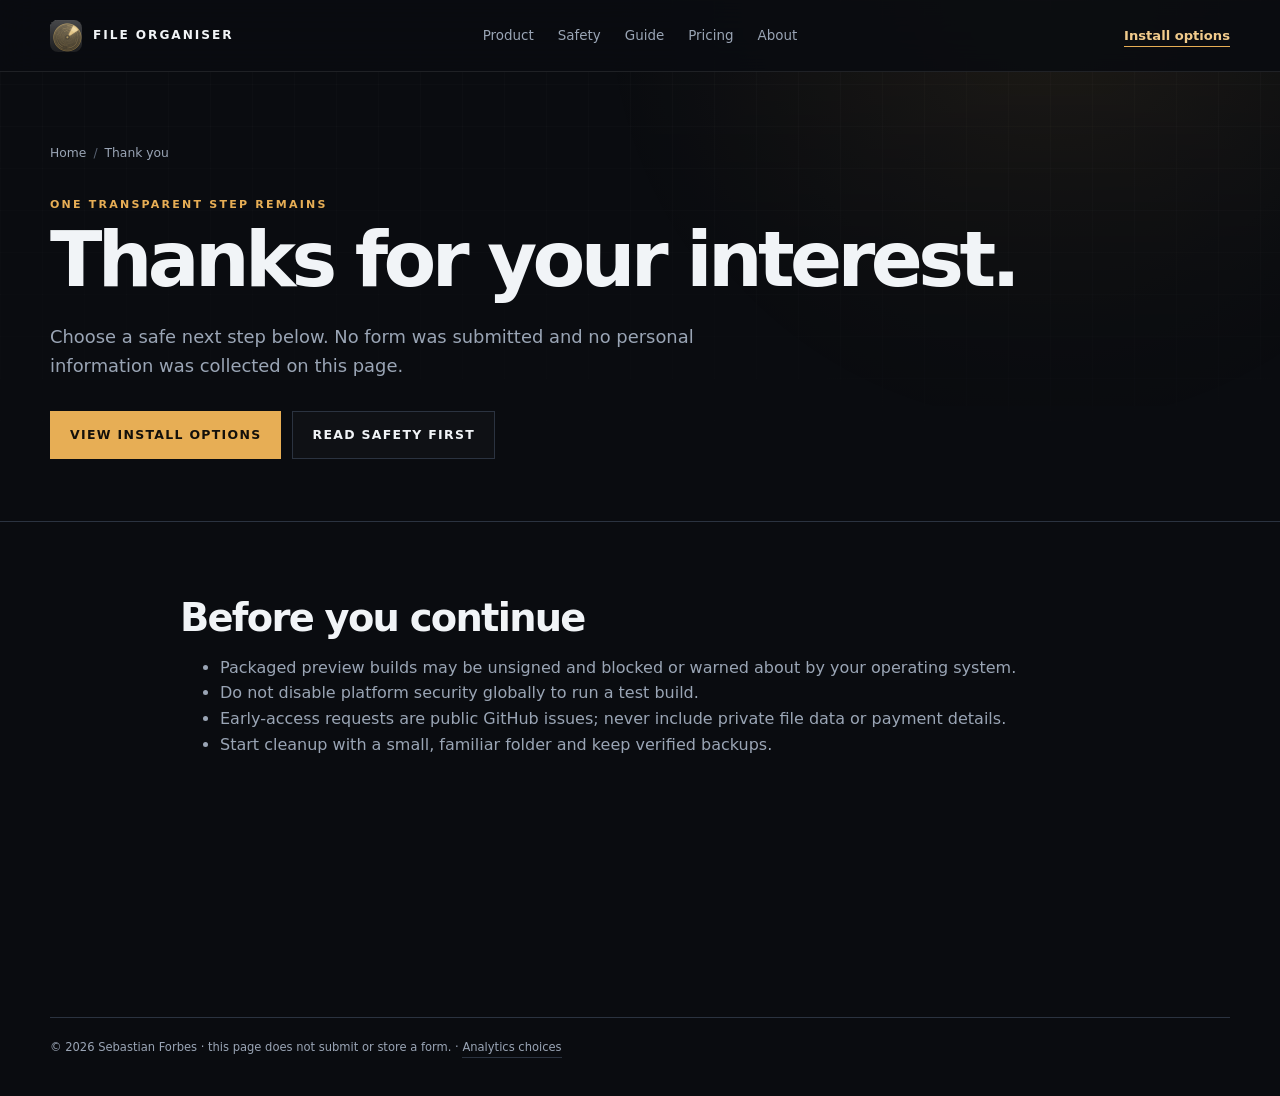
<file: docs/thanks.html>
<!doctype html>
<html lang="en">
  <head>
    <meta charset="utf-8" /><meta name="viewport" content="width=device-width, initial-scale=1" />
    <title>Thank you — your next File Organiser step</title>
    <meta name="description" content="Continue to a verified File Organiser release asset or complete a clearly labelled Pro early-access request on GitHub." />
    <meta name="robots" content="noindex,follow" />
    <link rel="canonical" href="https://sebby1770.github.io/file-organiser/thanks.html" />
    <meta property="og:type" content="website" /><meta property="og:title" content="Thank you for your File Organiser interest" /><meta property="og:description" content="A transparent next step—nothing is silently submitted." /><meta property="og:image" content="https://sebby1770.github.io/file-organiser/og.png" /><meta property="og:image:alt" content="File Organiser — Know what to delete. Keep what matters." />
    <meta name="twitter:card" content="summary_large_image" /><meta name="twitter:title" content="Thank you for your File Organiser interest" /><meta name="twitter:description" content="Continue to the intended download or early-access request." /><meta name="twitter:image" content="https://sebby1770.github.io/file-organiser/og.png" /><meta name="twitter:image:alt" content="File Organiser — Know what to delete. Keep what matters." />
    <link rel="icon" href="./icon.jpg" /><link rel="stylesheet" href="./site.css" /><script src="./analytics-config.js"></script><script src="./site.js" defer></script>
  </head>
  <body>
    <a class="skip-link" href="#main">Skip to content</a><header class="site-header"><a class="brand" href="./"><img src="./icon.jpg" alt="" width="32" height="32" /><span>File Organiser</span></a><nav aria-label="Primary navigation"><a href="./">Product</a><a href="./safety.html">Safety</a><a href="./guide.html">Guide</a><a href="./pricing.html">Pricing</a><a href="./about.html">About</a></nav><a class="nav-cta" href="./install.html">Install options</a></header>
    <main id="main"><section class="page-hero"><div class="section-shell" data-thanks-panel><nav class="breadcrumbs" aria-label="Breadcrumb"><a href="./">Home</a><span aria-current="page">Thank you</span></nav><p class="eyebrow">One transparent step remains</p><h1 data-thanks-title>Thanks for your interest.</h1><p class="lede" data-thanks-copy>No form was submitted and no personal information was collected on this page.</p><div class="actions"><a class="button primary" data-thanks-action href="./install.html">View install options</a><a class="button secondary" href="./safety.html">Read safety first</a></div></div></section><div class="content-shell"><section><h2>Before you continue</h2><ul><li>Packaged preview builds may be unsigned and blocked or warned about by your operating system.</li><li>Do not disable platform security globally to run a test build.</li><li>Early-access requests are public GitHub issues; never include private file data or payment details.</li><li>Start cleanup with a small, familiar folder and keep verified backups.</li></ul></section></div></main>
    <footer class="site-footer"><p class="footer-base">© <span data-year>2026</span> Sebastian Forbes · this page does not submit or store a form.</p></footer>
  </body>
</html>
</file>
<file: docs/site.css>
:root {
  --ink: #0a0c10;
  --ink-soft: #10141b;
  --panel: #151a23;
  --panel-2: #1b212c;
  --line: #2b3340;
  --paper: #f1f4f7;
  --muted: #9aa5b5;
  --gold: #e7ae55;
  --gold-soft: #f1cb8c;
  --danger: #f08a78;
  --review: #e6cd73;
  --keep: #82d2a4;
  --max: 1180px;
}

* { box-sizing: border-box; }
html { scroll-behavior: smooth; scroll-padding-top: 90px; }
body { margin: 0; background: var(--ink); color: var(--paper); font-family: Inter, ui-sans-serif, system-ui, -apple-system, BlinkMacSystemFont, "Segoe UI", sans-serif; line-height: 1.6; }
body::before { content: ""; position: fixed; inset: 0; pointer-events: none; background: radial-gradient(circle at 82% 0%, rgba(231, 174, 85, .10), transparent 28rem), linear-gradient(rgba(255,255,255,.018) 1px, transparent 1px), linear-gradient(90deg, rgba(255,255,255,.018) 1px, transparent 1px); background-size: auto, 42px 42px, 42px 42px; mask-image: linear-gradient(to bottom, black, transparent 60%); z-index: -1; }
a { color: inherit; }
img { max-width: 100%; }
button, input, textarea { font: inherit; }
.skip-link { position: fixed; top: 8px; left: 8px; z-index: 100; transform: translateY(-160%); background: var(--paper); color: var(--ink); padding: 9px 14px; }
.skip-link:focus { transform: none; }
:focus-visible { outline: 3px solid var(--gold); outline-offset: 3px; }

.site-header { position: sticky; top: 0; z-index: 20; min-height: 72px; display: grid; grid-template-columns: 1fr auto 1fr; align-items: center; gap: 24px; padding: 14px max(24px, calc((100vw - var(--max)) / 2)); border-bottom: 1px solid rgba(255,255,255,.09); background: rgba(10,12,16,.88); backdrop-filter: blur(18px); }
.brand { display: inline-flex; align-items: center; gap: 11px; width: max-content; text-decoration: none; text-transform: uppercase; letter-spacing: .16em; font-size: .76rem; font-weight: 750; }
.brand img { border-radius: 8px; }
.site-header nav { display: flex; align-items: center; gap: 24px; }
.site-header nav a { color: var(--muted); text-decoration: none; font-size: .84rem; }
.site-header nav a:hover, .site-header nav a[aria-current="page"] { color: var(--paper); }
.nav-cta { justify-self: end; color: var(--gold-soft); text-decoration: none; border-bottom: 1px solid var(--gold); font-size: .82rem; font-weight: 700; }

.section-shell { width: min(var(--max), calc(100% - 48px)); margin-inline: auto; }
.hero { min-height: calc(100vh - 72px); display: grid; grid-template-columns: .95fr 1.25fr; gap: clamp(36px, 6vw, 86px); align-items: center; padding-block: 84px 96px; }
.eyebrow { margin: 0 0 12px; color: var(--gold); font-size: .69rem; font-weight: 750; letter-spacing: .2em; text-transform: uppercase; }
h1, h2, h3 { text-wrap: balance; }
h1 { margin: 0; font-size: clamp(3.15rem, 6.5vw, 6.6rem); line-height: .91; letter-spacing: -.06em; font-weight: 600; }
h1 span { color: var(--gold-soft); }
h2 { margin: 0 0 18px; font-size: clamp(2.1rem, 4vw, 4rem); line-height: 1.02; letter-spacing: -.045em; font-weight: 560; }
h3 { line-height: 1.25; }
.lede { max-width: 41rem; margin: 28px 0 0; color: var(--muted); font-size: clamp(1rem, 1.4vw, 1.18rem); }
.lede strong { color: var(--paper); }
.actions { display: flex; flex-wrap: wrap; gap: 11px; margin-top: 30px; }
.button { display: inline-flex; min-height: 48px; align-items: center; justify-content: center; padding: 12px 19px; border: 1px solid transparent; text-decoration: none; font-size: .78rem; font-weight: 780; letter-spacing: .105em; text-transform: uppercase; cursor: pointer; }
.button.primary { background: var(--gold); color: #13100b; }
.button.primary:hover { background: var(--gold-soft); }
.button.secondary { border-color: var(--line); background: rgba(255,255,255,.025); color: var(--paper); }
.button.secondary:hover { border-color: var(--muted); }
.release-note { min-height: 1.5em; margin: 12px 0 0; color: var(--muted); font-size: .79rem; }
.trust-list { display: flex; flex-wrap: wrap; gap: 8px 22px; padding: 0; margin: 28px 0 0; color: var(--muted); list-style: none; font-size: .78rem; }
.trust-list li::before { content: "✓"; margin-right: 7px; color: var(--keep); }

.app-preview { position: relative; overflow: hidden; border: 1px solid var(--line); background: rgba(15,19,26,.96); box-shadow: 0 40px 100px rgba(0,0,0,.45); }
.app-preview::after { content: ""; position: absolute; inset: auto -15% -40% 15%; height: 60%; background: radial-gradient(ellipse, rgba(231,174,85,.11), transparent 65%); pointer-events: none; }
.preview-bar { display: flex; align-items: center; gap: 7px; min-height: 42px; padding: 0 15px; border-bottom: 1px solid var(--line); }
.preview-bar span { width: 8px; height: 8px; border-radius: 50%; background: #3b4351; }
.preview-bar b { margin-left: 8px; color: var(--muted); font-size: .62rem; letter-spacing: .17em; text-transform: uppercase; }
.preview-headline { margin: 0; padding: 22px; border-bottom: 1px solid var(--line); font-size: clamp(1rem, 1.8vw, 1.45rem); }
.preview-columns { display: grid; grid-template-columns: repeat(3, 1fr); }
.preview-column { min-width: 0; padding: 20px; }
.preview-column + .preview-column { border-left: 1px solid var(--line); }
.preview-column > strong { display: block; margin-bottom: 18px; font: 500 1.35rem ui-monospace, SFMono-Regular, Menlo, monospace; }
.column-label { margin: 0 0 4px; font-size: .66rem; font-weight: 800; letter-spacing: .18em; text-transform: uppercase; }
.delete .column-label { color: var(--danger); } .review .column-label { color: var(--review); } .keep .column-label { color: var(--keep); }
.preview-row { display: grid; grid-template-columns: minmax(0, 1fr) auto; gap: 3px 8px; padding: 11px 0; border-top: 1px solid var(--line); font-size: .72rem; }
.preview-row span { overflow: hidden; text-overflow: ellipsis; white-space: nowrap; }
.preview-row b { color: var(--muted); font-family: ui-monospace, SFMono-Regular, Menlo, monospace; font-weight: 500; }
.preview-row small { grid-column: 1 / -1; color: var(--muted); line-height: 1.4; }
.preview-disclaimer { margin: 0; padding: 10px 20px; border-top: 1px solid var(--line); color: var(--muted); font-size: .67rem; }

.signal-bar { display: grid; grid-template-columns: repeat(4, 1fr); border-block: 1px solid var(--line); background: var(--ink-soft); }
.signal-bar div { padding: 26px max(18px, calc((100vw - var(--max)) / 8)); }
.signal-bar div + div { border-left: 1px solid var(--line); }
.signal-bar strong, .signal-bar span { display: block; }
.signal-bar strong { margin-bottom: 3px; font-size: .82rem; }
.signal-bar span { color: var(--muted); font-size: .72rem; }

.split-section { display: grid; grid-template-columns: .8fr 1.2fr; gap: clamp(50px, 10vw, 150px); padding-block: 132px; }
.section-intro { position: sticky; top: 120px; align-self: start; }
.section-intro > p:not(.eyebrow), .plan-teaser > div > p:not(.eyebrow), .evidence-section p { color: var(--muted); }
.text-link { display: inline-block; margin-top: 14px; color: var(--gold-soft); text-decoration: none; border-bottom: 1px solid rgba(231,174,85,.45); }
.process-list { padding: 0; margin: 0; list-style: none; }
.process-list li { display: grid; grid-template-columns: 52px 1fr; gap: 20px; padding: 26px 0; border-top: 1px solid var(--line); }
.process-list li:last-child { border-bottom: 1px solid var(--line); }
.process-list > li > span, .feature-number { color: var(--gold); font: .72rem ui-monospace, SFMono-Regular, Menlo, monospace; }
.process-list h3 { margin: -4px 0 7px; font-size: 1.2rem; font-weight: 600; }
.process-list p { margin: 0; color: var(--muted); }

.feature-section { padding-block: 20px 132px; }
.section-heading { max-width: 760px; margin-bottom: 42px; }
.feature-grid { display: grid; grid-template-columns: repeat(3, 1fr); border-top: 1px solid var(--line); border-left: 1px solid var(--line); }
.feature-grid article { min-height: 230px; padding: 26px; border-right: 1px solid var(--line); border-bottom: 1px solid var(--line); background: rgba(20,25,34,.55); }
.feature-grid h3 { margin: 28px 0 9px; font-size: 1rem; }
.feature-grid p { margin: 0; color: var(--muted); font-size: .88rem; }

.plan-teaser { display: grid; grid-template-columns: 1fr 390px; gap: clamp(50px, 10vw, 140px); padding: 62px; border: 1px solid var(--line); background: linear-gradient(135deg, var(--panel), rgba(231,174,85,.07)); }
.mini-pricing { display: flex; flex-direction: column; align-items: flex-start; padding-left: 40px; border-left: 1px solid var(--line); }
.mini-pricing p { margin: 0; color: var(--muted); font-size: .76rem; text-transform: uppercase; letter-spacing: .15em; }
.mini-pricing > strong { margin: 7px 0 0; font-size: 3.3rem; line-height: 1; font-weight: 520; letter-spacing: -.05em; }
.mini-pricing > span { margin: 8px 0 24px; color: var(--muted); font-size: .75rem; }
.mini-pricing .text-link { font-size: .82rem; }

.evidence-section { display: grid; grid-template-columns: .75fr 1.25fr; gap: 90px; padding-block: 128px; }
.evidence-section h2 { margin: 0; }
.faq-section { padding-bottom: 132px; }
.faq-list { border-top: 1px solid var(--line); }
.faq-list details { border-bottom: 1px solid var(--line); }
.faq-list summary { position: relative; padding: 22px 52px 22px 0; list-style: none; font-size: 1rem; font-weight: 600; cursor: pointer; }
.faq-list summary::-webkit-details-marker { display: none; }
.faq-list summary::after { content: "+"; position: absolute; right: 8px; color: var(--gold); font-size: 1.35rem; font-weight: 400; }
.faq-list details[open] summary::after { content: "−"; }
.faq-list details p { max-width: 780px; margin: -5px 0 24px; color: var(--muted); }

.final-cta { padding-block: 92px; border-block: 1px solid var(--line); text-align: center; background: radial-gradient(circle at 50% 100%, rgba(231,174,85,.15), transparent 55%); }
.final-cta .section-shell { display: flex; flex-direction: column; align-items: center; }
.final-cta p:not(.eyebrow) { max-width: 640px; margin: 0; color: var(--muted); }

.page-hero { padding-block: 72px 62px; border-bottom: 1px solid var(--line); }
.breadcrumbs { display: flex; flex-wrap: wrap; gap: 7px; margin-bottom: 32px; color: var(--muted); font-size: .77rem; }
.breadcrumbs a { text-decoration: none; }
.breadcrumbs span::before { content: "/"; margin-right: 7px; color: #596272; }
.page-hero h1 { max-width: 970px; font-size: clamp(2.8rem, 6vw, 5.8rem); }
.page-hero .lede { max-width: 720px; }
.content-shell { width: min(920px, calc(100% - 48px)); margin-inline: auto; padding-block: 76px 120px; }
.content-shell.wide { width: min(var(--max), calc(100% - 48px)); }
.content-shell section + section { margin-top: 82px; }
.content-shell h2 { font-size: clamp(1.8rem, 3vw, 3rem); }
.content-shell h3 { margin-top: 30px; }
.content-shell p, .content-shell li { color: var(--muted); }
.content-shell strong { color: var(--paper); }
.content-shell code { color: var(--gold-soft); }
.content-shell pre { overflow: auto; padding: 18px; border: 1px solid var(--line); background: #07090c; color: var(--paper); }
.content-shell pre code { color: inherit; }
.callout { padding: 22px 24px; border-left: 3px solid var(--gold); background: var(--panel); }
.callout p { margin: 0; }
.callout.warning { border-color: var(--danger); }
.card-grid { display: grid; grid-template-columns: repeat(3, 1fr); gap: 14px; }
.info-card { padding: 24px; border: 1px solid var(--line); background: var(--panel); }
.info-card h3 { margin: 0 0 8px; }
.info-card p { margin: 0; font-size: .9rem; }
.comparison { width: 100%; border-collapse: collapse; }
.comparison th, .comparison td { padding: 16px; border: 1px solid var(--line); text-align: left; vertical-align: top; }
.comparison th { background: var(--panel); }
.comparison td { color: var(--muted); }
.status-chip { display: inline-block; padding: 4px 9px; border: 1px solid var(--line); color: var(--gold-soft); font-size: .68rem; text-transform: uppercase; letter-spacing: .12em; }
.pricing-grid { display: grid; grid-template-columns: repeat(2, 1fr); gap: 18px; }
.price-card { display: flex; flex-direction: column; padding: 32px; border: 1px solid var(--line); background: var(--panel); }
.price-card.featured { border-color: rgba(231,174,85,.65); background: linear-gradient(155deg, var(--panel), rgba(231,174,85,.08)); }
.price { margin: 20px 0 0; font-size: 3.2rem; line-height: 1; letter-spacing: -.05em; }
.price small { color: var(--muted); font-size: .8rem; letter-spacing: 0; }
.price-card ul { flex: 1; padding-left: 20px; }
.maker { display: grid; grid-template-columns: 180px 1fr; gap: 42px; align-items: start; }
.maker img { border: 1px solid var(--line); border-radius: 18px; }
.pilot-template { padding: 30px; border: 1px solid var(--line); background: var(--panel); }
.pilot-template dt { margin-top: 18px; color: var(--paper); font-weight: 700; }
.pilot-template dd { margin: 4px 0 0; color: var(--muted); }

.site-footer { width: min(var(--max), calc(100% - 48px)); margin-inline: auto; padding: 70px 0 38px; }
.footer-grid { display: grid; grid-template-columns: 2fr 1fr 1fr; gap: 50px; }
.footer-grid p { color: var(--muted); }
.footer-grid h2 { margin: 0 0 12px; font-size: .68rem; letter-spacing: .17em; text-transform: uppercase; }
.footer-grid > div:not(:first-child) a { display: block; width: max-content; margin: 7px 0; color: var(--muted); text-decoration: none; font-size: .84rem; }
.footer-grid a:hover { color: var(--paper); }
.footer-base { margin: 54px 0 0; padding-top: 20px; border-top: 1px solid var(--line); color: var(--muted); font-size: .72rem; }
.analytics-settings { padding: 0; border: 0; border-bottom: 1px solid var(--line); background: transparent; color: var(--muted); font: inherit; cursor: pointer; }
.analytics-settings:hover { color: var(--paper); }
.mobile-cta { display: none; }

.consent-banner { position: fixed; z-index: 60; right: 18px; bottom: 18px; width: min(420px, calc(100% - 36px)); padding: 18px; border: 1px solid var(--line); background: #171c25; box-shadow: 0 18px 50px rgba(0,0,0,.5); }
.consent-banner p { margin: 0 0 14px; color: var(--muted); font-size: .82rem; }
.consent-actions { display: flex; gap: 8px; }
.consent-actions button { padding: 8px 12px; border: 1px solid var(--line); background: transparent; color: var(--paper); cursor: pointer; }
.consent-actions .accept { border-color: var(--gold); color: var(--gold-soft); }

@media (max-width: 1000px) {
  .site-header { grid-template-columns: 1fr auto; }
  .site-header nav { grid-column: 1 / -1; grid-row: 2; overflow-x: auto; padding-bottom: 2px; }
  .hero { grid-template-columns: 1fr; min-height: 0; }
  .app-preview { max-width: 820px; }
  .signal-bar { grid-template-columns: repeat(2, 1fr); }
  .signal-bar div:nth-child(3) { border-left: 0; border-top: 1px solid var(--line); }
  .signal-bar div:nth-child(4) { border-top: 1px solid var(--line); }
  .split-section { grid-template-columns: 1fr; }
  .section-intro { position: static; }
  .feature-grid { grid-template-columns: repeat(2, 1fr); }
  .plan-teaser { grid-template-columns: 1fr; }
  .mini-pricing { padding: 30px 0 0; border: 0; border-top: 1px solid var(--line); }
}

@media (max-width: 680px) {
  html { scroll-padding-top: 130px; }
  body { padding-bottom: 70px; }
  .site-header { padding: 11px 16px; gap: 12px; }
  .site-header nav { gap: 19px; }
  .nav-cta { font-size: .72rem; }
  .section-shell, .content-shell, .content-shell.wide, .site-footer { width: calc(100% - 32px); }
  .hero { padding-block: 58px 68px; gap: 50px; }
  h1 { font-size: clamp(2.7rem, 15vw, 4.8rem); }
  h2 { font-size: 2.2rem; }
  .actions .button { width: 100%; }
  .preview-columns { grid-template-columns: 1fr; }
  .preview-column + .preview-column { border-left: 0; border-top: 1px solid var(--line); }
  .signal-bar { grid-template-columns: 1fr; }
  .signal-bar div + div, .signal-bar div:nth-child(3) { border-left: 0; border-top: 1px solid var(--line); }
  .split-section, .feature-section { padding-block: 86px; }
  .feature-grid, .card-grid, .pricing-grid { grid-template-columns: 1fr; }
  .plan-teaser { width: auto; margin-inline: 16px; padding: 30px 24px; }
  .evidence-section { grid-template-columns: 1fr; gap: 18px; padding-block: 86px; }
  .page-hero { padding-block: 48px; }
  .content-shell { padding-block: 54px 90px; }
  .comparison { display: block; overflow-x: auto; }
  .maker { grid-template-columns: 1fr; }
  .maker img { width: 150px; }
  .footer-grid { grid-template-columns: 1fr 1fr; }
  .footer-grid > div:first-child { grid-column: 1 / -1; }
  .mobile-cta { position: fixed; z-index: 40; bottom: 0; left: 0; right: 0; display: flex; align-items: center; justify-content: space-between; gap: 10px; padding: 10px 12px; border-top: 1px solid var(--line); background: rgba(10,12,16,.96); backdrop-filter: blur(15px); }
  .mobile-cta span { font-size: .72rem; color: var(--muted); }
  .mobile-cta .button { min-height: 42px; padding: 9px 13px; white-space: nowrap; }
}

@media (prefers-reduced-motion: reduce) { html { scroll-behavior: auto; } }
</file>
<file: docs/review-kit/review.css>
:root { color-scheme: light; font: 15px/1.55 Inter, system-ui, sans-serif; color: #23352f; background: #f4f3ec; }
* { box-sizing: border-box; }
[hidden] { display: none !important; }
body { margin: 0; }
main, .mast { width: min(1030px, calc(100% - 48px)); margin: auto; }
.mast, .mast > div, .intro, .control-heading, .load-row, .report-head, .actions { display: flex; align-items: center; gap: 14px; }
.mast { justify-content: space-between; padding: 22px 0; border-bottom: 1px solid #c8cfc2; }
.mast > span, .help, small, .footnote, #date, #byline { color: #506157; font-size: .84rem; }
.mark { width: 23px; height: 19px; background: #365948; border-radius: 3px 7px 3px 3px; transform: rotate(-6deg); }
.intro { padding: 38px 0; gap: 9%; justify-content: space-between; }
h1, h2, p { margin: 0; }
h1, #report-name { font: 500 clamp(2.4rem, 5vw, 4.2rem)/1.04 Georgia, serif; letter-spacing: -.05em; }
.intro > div { max-width: 590px; }
.intro p { margin-top: 9px; }
.jump { display: inline-block; margin-top: 10px; font-weight: 600; color: #24553e; }
.offer { background: #e5eadf; border-left: 3px solid #688367; padding: 14px 18px; flex: 0 1 330px; }
.offer p, .offer a { font-size: .86rem; }
.offer a { display: inline-block; font-weight: 650; margin-top: 6px; color: #24553e; }
.offer small { display: block; font-size: .72rem; }
.controls, #report { border: 1px solid #cdd3c6; border-radius: 12px; background: #fffef9; padding: clamp(18px, 3vw, 32px); }
.controls { margin-bottom: 20px; }
.control-heading, .report-head { justify-content: space-between; }
.control-heading h2 { font-size: 1.05rem; }
label { display: grid; gap: 4px; font-size: .83rem; font-weight: 600; }
label small { font-size: inherit; font-weight: 400; }
input, select, button { font: inherit; }
input, select { min-width: 0; width: 100%; background: white; border: 1px solid #bbc5b8; border-radius: 6px; padding: 8px; color: inherit; }
input:invalid { border-color: #ad4528; }
button, .file-control { background: #fbfcf5; color: #2f523e; border: 1px solid #a6b8a7; border-radius: 6px; padding: 8px 13px; font: 600 .82rem/1.4 system-ui, sans-serif; cursor: pointer; }
button:disabled { cursor: default; opacity: .48; }
:focus-visible, .file-control:focus-within { outline: 3px solid #af672c; outline-offset: 2px; }
.file-control { position: relative; display: inline-block; overflow: hidden; }
.file-control input { position: absolute; inset: 0; opacity: 0; cursor: pointer; }
.primary { background: #31573f; color: white; }
#samples { display: flex; gap: 16px; align-items: end; margin: 14px 0; }
#samples label { min-width: 180px; }
.load-row { flex-wrap: wrap; margin: 14px 0 8px; }
.load-row b { min-width: 140px; font-size: .85rem; }
.fields, .metrics { display: grid; grid-template-columns: repeat(3,minmax(0,1fr)); gap: 16px; margin-top: 18px; }
#status { font-size: .86rem; color: #794327; padding-top: 6px; }
#report { border-top: 5px solid #496343; overflow-wrap: anywhere; }
.report-head { align-items: flex-start; flex-wrap: wrap; }
.kicker, .metrics span { font-size: .73rem; font-weight: 650; letter-spacing: .1em; text-transform: uppercase; }
#report-name { font-size: clamp(1.9rem, 4vw, 3.1rem); margin: 7px 0; }
.metrics { gap: 0; margin: 25px 0; border-block: 1px solid #d5ddcf; }
.metrics > div { padding: 14px; border-right: 1px solid #d5ddcf; }
.metrics > div:first-child { padding-left: 0; }
.metrics > div:last-child { border-right: 0; }
.metrics strong { display: block; font-size: clamp(1.35rem, 3vw, 2.3rem); font-weight: 550; letter-spacing: -.04em; }
#finding { font-weight: 600; }
#coverage { background: #fff0d2; padding: 10px; margin-top: 12px; }
table { width: 100%; border-collapse: collapse; margin: 18px 0 10px; font-variant-numeric: tabular-nums; }
caption { text-align: left; font-weight: 650; padding-bottom: 7px; }
th, td { border-bottom: 1px solid #d9dfd4; padding: 7px 2px; text-align: right; }
th { font-size: .76rem; color: #516155; }
th:first-child,td:first-child { text-align: left; }
meter { display: block; width: min(14vw,130px); height: 7px; }
.actions { flex-wrap: wrap; margin: 18px 0 7px; }
main { padding-bottom: 35px; }
#empty { margin: 20px 0; }
@media (max-width:680px) {
  main,.mast { width: calc(100% - 24px); }
  .intro { display: block; padding: 24px 0; }
  .offer { margin-top: 16px; }
  .fields { grid-template-columns: 1fr; gap: 8px; }
  #samples { align-items: start; flex-direction: column; gap: 4px; }
  .metrics { grid-template-columns: 1fr; }
  .metrics > div { border: 0; padding: 7px 0; }
  th,td { font-size: .76rem; }
}
@media print {
  @page { margin: 14mm; }
  body { background: white; }
  .mast,.intro,.controls,.actions,main > .help { display: none; }
  main { width: 100%; padding: 0; }
  #report { border: 0; padding: 0; }
  .metrics { grid-template-columns: repeat(3,1fr); }
  tr { break-inside: avoid; }
}
</file>
